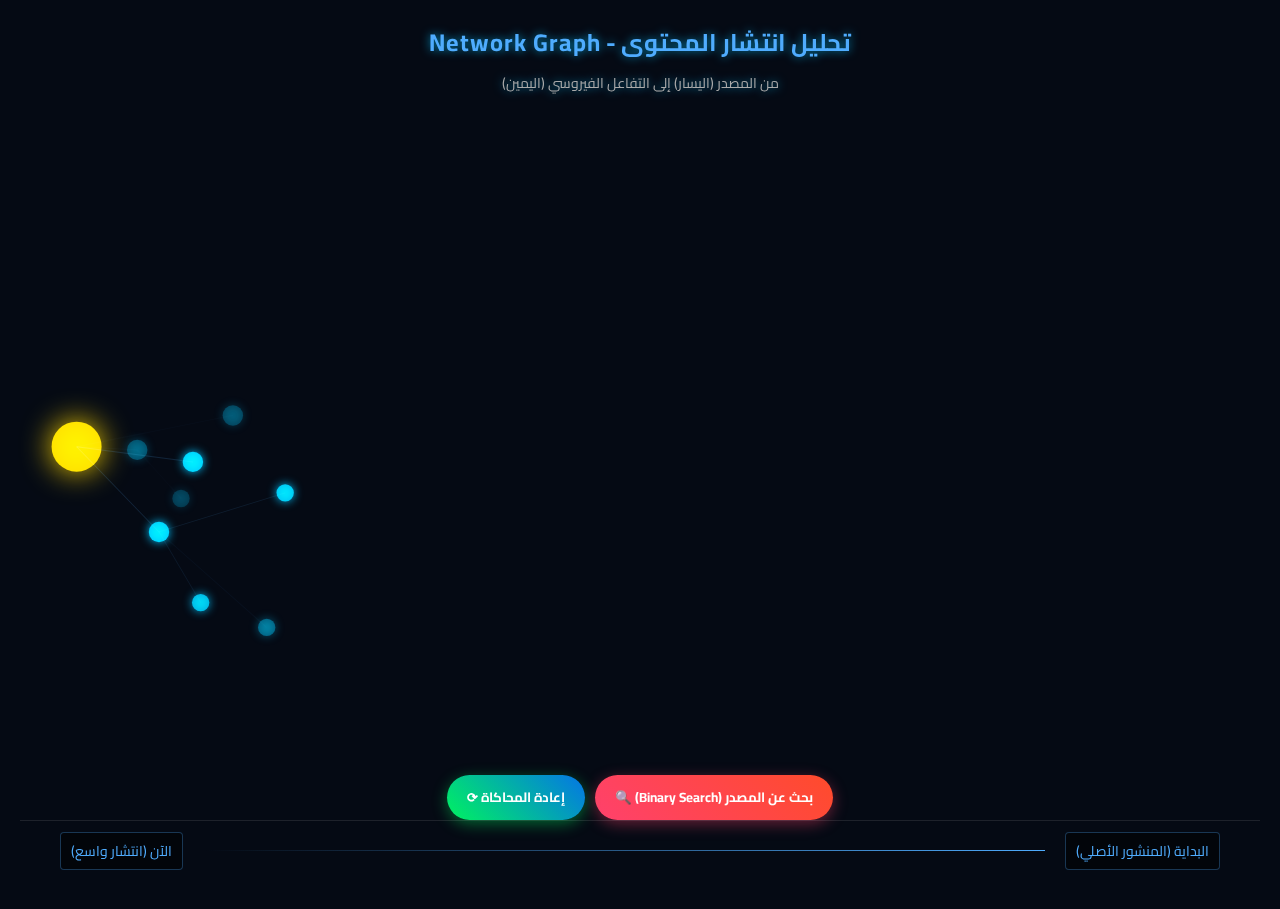
<file: sarmad/graphs/index.html>
<!DOCTYPE html>
<html lang="ar" dir="rtl">

<head>
    <meta charset="UTF-8">
    <meta name="viewport" content="width=device-width, initial-scale=1.0">
    <title>تتبع صدى الانتشار - Viral Spread Visualization</title>
    <style>
        @import url('https://fonts.googleapis.com/css2?family=Cairo:wght@300;400;700&display=swap');

        body {
            margin: 0;
            overflow: hidden;
            background-color: #050a14;
            color: white;
            font-family: 'Cairo', sans-serif;
        }

        #canvas-container {
            position: absolute;
            top: 0;
            left: 0;
            width: 100%;
            height: 100%;
            z-index: 1;
        }

        #ui-layer {
            position: absolute;
            top: 0;
            left: 0;
            width: 100%;
            height: 100%;
            z-index: 2;
            pointer-events: none;
            display: flex;
            flex-direction: column;
            justify-content: space-between;
            padding: 20px;
            box-sizing: border-box;
        }

        .header {
            text-align: center;
            text-shadow: 0 0 10px rgba(0, 195, 255, 0.7);
        }

        .header h1 {
            margin: 0;
            font-size: 24px;
            letter-spacing: 1px;
            color: #4facfe;
        }

        .header p {
            margin: 5px 0 0;
            font-size: 14px;
            color: #aaa;
            transition: color 0.3s ease;
        }

        .timeline-bar {
            position: relative;
            width: 100%;
            height: 60px;
            border-top: 1px solid rgba(255, 255, 255, 0.1);
            display: flex;
            justify-content: space-between;
            align-items: center;
            padding: 0 40px;
            box-sizing: border-box;
        }

        .time-label {
            font-size: 14px;
            color: #4facfe;
            background: rgba(0, 0, 0, 0.5);
            padding: 5px 10px;
            border-radius: 4px;
            border: 1px solid rgba(79, 172, 254, 0.3);
        }

        .controls {
            pointer-events: auto;
            position: absolute;
            bottom: 80px;
            left: 50%;
            transform: translateX(-50%);
            display: flex;
            gap: 10px;
        }

        button {
            border: none;
            padding: 10px 20px;
            color: white;
            border-radius: 25px;
            font-family: 'Cairo', sans-serif;
            cursor: pointer;
            font-weight: bold;
            box-shadow: 0 4px 15px rgba(0, 0, 0, 0.4);
            transition: transform 0.2s, box-shadow 0.2s;
        }

        .btn-reset {
            background: linear-gradient(45deg, #00f260, #0575e6);
            box-shadow: 0 4px 15px rgba(0, 242, 96, 0.4);
        }

        .btn-trace {
            background: linear-gradient(45deg, #ff416c, #ff4b2b);
            box-shadow: 0 4px 15px rgba(255, 65, 108, 0.4);
        }

        button:hover {
            transform: translateX(-50%) scale(1.05);
            filter: brightness(1.2);
        }

        button:active {
            transform: translateX(-50%) scale(0.95);
        }

        #tooltip {
            position: absolute;
            background: rgba(16, 25, 40, 0.95);
            border: 1px solid #4facfe;
            padding: 10px;
            border-radius: 8px;
            display: none;
            pointer-events: none;
            max-width: 250px;
            box-shadow: 0 0 20px rgba(79, 172, 254, 0.2);
            font-size: 12px;
            color: #eee;
            z-index: 10;
        }

        .tweet-header {
            display: flex;
            align-items: center;
            margin-bottom: 5px;
            border-bottom: 1px solid rgba(255, 255, 255, 0.1);
            padding-bottom: 5px;
        }

        .tweet-avatar {
            width: 20px;
            height: 20px;
            background: #4facfe;
            border-radius: 50%;
            margin-left: 8px;
        }

        /* نافذة المعلومات الخاصة بالبحث */
        #search-info {
            position: absolute;
            top: 20%;
            left: 50%;
            transform: translateX(-50%);
            background: rgba(0, 0, 0, 0.8);
            border: 1px solid #ff416c;
            color: white;
            padding: 15px;
            border-radius: 10px;
            display: none;
            text-align: center;
            z-index: 5;
        }

        #search-info h3 {
            margin: 0 0 5px 0;
            color: #ff416c;
            font-size: 16px;
        }

        #search-info span {
            font-size: 20px;
            font-weight: bold;
            color: #fff;
        }
    </style>
</head>

<body>

    <div id="canvas-container">
        <canvas id="networkCanvas"></canvas>
    </div>

    <div id="ui-layer">
        <div class="header">
            <h1>تحليل انتشار المحتوى - Network Graph</h1>
            <p id="status-text">من المصدر (اليسار) إلى التفاعل الفيروسي (اليمين)</p>
        </div>

        <!-- نافذة منبثقة لمعلومات البحث -->
        <div id="search-info">
            <h3>Binary Search Window</h3>
            نطاق البحث الحالي: <span id="search-count">0</span> تغريدة
        </div>

        <div class="controls">
            <button class="btn-trace" onclick="startBinarySearch()">بحث عن المصدر (Binary Search) 🔍</button>
            <button class="btn-reset" onclick="resetSimulation()">إعادة المحاكاة ⟳</button>
        </div>

        <div class="timeline-bar">
            <div class="time-label">البداية (المنشور الأصلي)</div>
            <div
                style="flex-grow: 1; height: 1px; background: linear-gradient(to left, #4facfe, transparent); margin: 0 20px;">
            </div>
            <div class="time-label">الآن (انتشار واسع)</div>
        </div>
    </div>

    <div id="tooltip">
        <div class="tweet-header">
            <div class="tweet-avatar"></div>
            <span id="tooltip-user">User123</span>
        </div>
        <div id="tooltip-text">محتوى التغريدة...</div>
    </div>

    <script>
        const canvas = document.getElementById('networkCanvas');
        const ctx = canvas.getContext('2d');
        const tooltip = document.getElementById('tooltip');
        const statusText = document.getElementById('status-text');
        const searchInfoBox = document.getElementById('search-info');
        const searchCountText = document.getElementById('search-count');

        let width, height;
        let nodes = [];
        let edges = [];
        let animationFrameId;
        let hoveredNode = null;

        // حالة البحث الثنائي (Binary Search State)
        let searchState = {
            active: false,
            minX: 0,
            maxX: 0,        // النافذة الحالية
            currentSplitX: 0, // مكان خط القسمة الحالي
            step: 0,        // 0: Idle, 1: Scan, 2: Reject(Wrong Path), 3: Shrink
            timer: 0,
            probes: []      // الخطوط الحمراء "المسارات الخاطئة"
        };

        const CONFIG = {
            maxNodes: 800,       // قللنا العدد قليلاً بسبب زيادة المسافات
            growSpeed: 2,
            branchChance: 0.12,
            connectionRange: 100,
            colors: {
                root: '#FFD700',
                highLevel: '#00C3FF',
                leaf: '#6e48aa',
                edge: 'rgba(79, 200, 255, 0.4)',
                highlightPath: '#FF4500',
                searchWindow: 'rgba(0, 195, 255, 0.1)',
                searchLine: '#ff416c',
                rejected: 'rgba(255, 65, 108, 0.5)'
            }
        };

        function resizeCanvas() {
            width = window.innerWidth;
            height = window.innerHeight;
            canvas.width = width;
            canvas.height = height;
        }
        window.addEventListener('resize', resizeCanvas);
        resizeCanvas();

        class Node {
            constructor(x, y, level, parent = null) {
                this.x = x;
                this.y = y;
                this.originX = x;
                this.originY = y;
                this.level = level;
                this.parent = parent;

                // تحديد الحجم
                if (level === 0) {
                    this.radius = 25;
                    this.color = CONFIG.colors.root;
                    this.glow = 30;
                } else {
                    this.radius = Math.max(2, 12 * Math.pow(0.85, level));
                    this.color = level < 5 ? CONFIG.colors.highLevel : 'rgba(150, 200, 255, 0.6)';
                    this.glow = level < 3 ? 10 : 0;
                }

                this.opacity = 0;
                this.targetOpacity = 1;
                this.vx = (Math.random() - 0.5) * 0.2;
                this.vy = (Math.random() - 0.5) * 0.2;

                this.isRejected = false; // للعقد التي تم استبعادها أثناء البحث

                this.data = {
                    user: level === 0 ? "المصدر الأصلي" : `مستخدم_${Math.floor(Math.random() * 9000)}`,
                    content: level === 0 ? "بداية القصة والحدث..." : "تفاعل، ريتويت، أو رد..."
                };
            }

            update() {
                if (this.opacity < this.targetOpacity) {
                    this.opacity += 0.05;
                }
                // حركة بسيطة
                this.x += this.vx;
                this.y += this.vy;
                const drift = 5;
                if (this.x > this.originX + drift || this.x < this.originX - drift) this.vx *= -1;
                if (this.y > this.originY + drift || this.y < this.originY - drift) this.vy *= -1;
            }

            draw(ctx) {
                ctx.globalAlpha = this.opacity;
                ctx.beginPath();
                ctx.arc(this.x, this.y, this.radius, 0, Math.PI * 2);

                // إذا تم استبعاد العقدة، نرسمها بلون باهت أو أحمر
                if (this.isRejected) {
                    ctx.fillStyle = '#333'; // لون مطفأ
                    ctx.strokeStyle = '#555';
                    ctx.lineWidth = 1;
                    ctx.stroke();
                } else {
                    if (this.glow > 0) {
                        ctx.shadowBlur = this.glow;
                        ctx.shadowColor = this.color;
                    } else {
                        ctx.shadowBlur = 0;
                    }
                    ctx.fillStyle = this.color;
                    ctx.fill();
                }

                ctx.shadowBlur = 0;
                ctx.lineWidth = 1;
                ctx.globalAlpha = 1;
            }
        }

        function init() {
            nodes = [];
            edges = [];
            searchState.active = false;
            searchInfoBox.style.display = 'none';
            statusText.innerText = "من المصدر (اليسار) إلى التفاعل الفيروسي (اليمين)";
            statusText.style.color = "#aaa";

            // البداية في المنتصف الأيسر
            const rootNode = new Node(80, height / 2, 0);
            nodes.push(rootNode);
        }

        // --- وظيفة البحث الثنائي (Binary Search Algorithm) ---
        function startBinarySearch() {
            if (nodes.length < 20) {
                alert("الرجاء انتظار انتشار الشبكة قليلاً!");
                return;
            }

            searchState.active = true;
            searchState.minX = 0;
            searchState.maxX = width; // نبدأ بالنطاق الكامل
            searchState.step = 1; // Scan Phase
            searchState.timer = 0;
            searchState.probes = [];

            // إعادة تلوين العقد
            nodes.forEach(n => n.isRejected = false);

            searchInfoBox.style.display = 'block';
            statusText.innerText = "جاري تنفيذ خوارزمية Binary Search الزمنية للوصول للمصدر...";
            statusText.style.color = CONFIG.colors.searchLine;
        }

        function growNetwork() {
            // توقف النمو أثناء البحث
            if (searchState.active) return;
            if (nodes.length >= CONFIG.maxNodes) return;

            const activeNodes = nodes.filter(n => n.x < width - 100 && Math.random() < 0.4);

            for (let parent of activeNodes) {
                if (Math.random() < CONFIG.branchChance) {
                    const angleSpread = Math.PI / 1.2;
                    const angle = (Math.random() - 0.5) * angleSpread;

                    // زيادة المسافة هنا (More Spacing)
                    const distance = 50 + Math.random() * 100; // كانت 20+60

                    const newX = parent.x + Math.abs(Math.cos(angle) * distance) + (Math.random() * 20);
                    const newY = parent.y + Math.sin(angle) * distance;

                    if (newY > 40 && newY < height - 40 && newX < width - 40) {
                        const newLevel = parent.level + 1;
                        const newNode = new Node(newX, newY, newLevel, parent);
                        nodes.push(newNode);
                        edges.push({ from: parent, to: newNode, opacity: 0 });
                        if (nodes.length >= CONFIG.maxNodes) break;
                    }
                }
            }
        }

        function updateSearchAnimation() {
            if (!searchState.active) return;

            searchState.timer++;

            // حساب عدد العقد في النطاق النشط (يسار الخط)
            const activeNodesCount = nodes.filter(n => n.x >= searchState.minX && n.x <= searchState.maxX && !n.isRejected).length;
            searchCountText.innerText = activeNodesCount;

            // Phase 1: تحديد نقطة المنتصف (Scan)
            if (searchState.step === 1) {
                // الهدف هو منتصف المسافة الحالية
                const mid = (searchState.minX + searchState.maxX) / 2;
                searchState.currentSplitX = mid; // تحريك الخط للمنتصف

                // عندما يستقر الخط
                if (searchState.timer > 30) {
                    searchState.step = 2; // انتقل لمرحلة "المسارات الخاطئة"
                    searchState.timer = 0;

                    // إنشاء "مجسات" (Probes) للمنطقة اليمنى (التي سيتم استبعادها)
                    // هذه تمثل المسارات التي تفحصها الخوارزمية وتجد أنها "حديثة جداً"
                    searchState.probes = [];
                    const nodesInRejectZone = nodes.filter(n => n.x > mid && n.x <= searchState.maxX && !n.isRejected);

                    // نختار بعض العقد عشوائياً لنظهر "محاولة الوصول لها"
                    const samples = nodesInRejectZone.sort(() => 0.5 - Math.random()).slice(0, 5);

                    samples.forEach(target => {
                        searchState.probes.push({
                            x1: mid, y1: height / 2, // من خط البحث
                            x2: target.x, y2: target.y, // إلى العقدة
                            life: 1.0,
                            targetNode: target
                        });
                    });
                }
            }

            // Phase 2: إظهار المسارات الخاطئة (Wrong Paths / Dead Ends)
            else if (searchState.step === 2) {
                // تقليل عمر الخطوط
                let stillAlive = false;
                searchState.probes.forEach(p => {
                    p.life -= 0.05;
                    if (p.life > 0) stillAlive = true;
                });

                if (searchState.timer > 20) { // بعد وميض الخطوط
                    // استبعاد العقد في النصف الأيمن
                    nodes.forEach(n => {
                        if (n.x > searchState.currentSplitX && n.x <= searchState.maxX) {
                            n.isRejected = true;
                        }
                    });

                    searchState.step = 3;
                    searchState.timer = 0;
                }
            }

            // Phase 3: تقليص النافذة (Shrink Window)
            else if (searchState.step === 3) {
                // تحريك الحد الأقصى إلى نقطة الانقسام
                searchState.maxX = searchState.currentSplitX;

                if (activeNodesCount <= 1 || searchState.maxX < 150) {
                    // وصلنا للنهاية!
                    searchState.active = false;
                    searchInfoBox.style.display = 'none';
                    statusText.innerText = "تم الوصول للمصدر الأصلي (أقدم تغريدة)!";
                    statusText.style.color = "#00f260";

                    // تسليط الضوء على المصدر
                    nodes[0].glow = 100;
                    nodes[0].radius = 50;
                } else {
                    // تكرار الحلقة
                    searchState.step = 1;
                    searchState.timer = 0;
                }
            }
        }

        function drawSearchOverlay(ctx) {
            if (!searchState.active) return;

            const splitX = searchState.currentSplitX;

            // 1. تظليل المنطقة المستبعدة (يمين الخط)
            ctx.fillStyle = 'rgba(0, 0, 0, 0.7)';
            ctx.fillRect(splitX, 0, width - splitX, height);

            // 2. تظليل منطقة البحث النشطة (يسار الخط)
            ctx.fillStyle = CONFIG.colors.searchWindow;
            ctx.fillRect(0, 0, splitX, height);

            // 3. رسم خط المسح (Scan Line)
            ctx.beginPath();
            ctx.moveTo(splitX, 0);
            ctx.lineTo(splitX, height);
            ctx.strokeStyle = CONFIG.colors.searchLine;
            ctx.lineWidth = 2;
            ctx.setLineDash([5, 5]);
            ctx.stroke();
            ctx.setLineDash([]);

            // 4. رسم مجسات المسارات الخاطئة (Probes)
            if (searchState.step === 2) {
                searchState.probes.forEach(p => {
                    if (p.life <= 0) return;

                    ctx.beginPath();
                    ctx.moveTo(p.x1, p.y1);
                    ctx.lineTo(p.x2, p.y2);
                    ctx.strokeStyle = `rgba(255, 65, 108, ${p.life})`;
                    ctx.lineWidth = 2;
                    ctx.stroke();

                    // علامة X صغيرة على العقدة المستهدفة
                    if (p.life > 0.5) {
                        ctx.beginPath();
                        ctx.arc(p.targetNode.x, p.targetNode.y, p.targetNode.radius + 5, 0, Math.PI * 2);
                        ctx.strokeStyle = `rgba(255, 65, 108, ${p.life})`;
                        ctx.stroke();
                    }
                });
            }
        }

        function animate() {
            ctx.clearRect(0, 0, width, height);
            ctx.globalCompositeOperation = 'screen';

            // تحديث منطق البحث
            updateSearchAnimation();

            // 1. رسم الخطوط
            ctx.lineWidth = 0.8;
            edges.forEach(edge => {
                if (edge.opacity < 1) edge.opacity += 0.02;

                // نخفف الخطوط إذا كانت العقد مستبعدة
                if (edge.to.isRejected) {
                    ctx.strokeStyle = 'rgba(50, 50, 50, 0.2)';
                } else {
                    ctx.strokeStyle = `rgba(79, 172, 254, ${edge.opacity * 0.3})`;
                }

                ctx.beginPath();
                ctx.moveTo(edge.from.x, edge.from.y);
                ctx.lineTo(edge.to.x, edge.to.y);
                ctx.stroke();
            });

            // 2. رسم العقد
            growNetwork();

            nodes.forEach(node => {
                node.update();
                node.draw(ctx);
            });

            // 3. رسم طبقة البحث (Search Overlay) فوق كل شيء
            ctx.globalCompositeOperation = 'source-over';
            drawSearchOverlay(ctx);

            // رسم المسار عند التمرير (فقط إذا لم يكن البحث نشطاً)
            if (hoveredNode && !searchState.active) {
                ctx.globalCompositeOperation = 'screen';
                ctx.lineWidth = 2;
                ctx.strokeStyle = CONFIG.colors.highlightPath;
                ctx.shadowBlur = 10;
                ctx.shadowColor = CONFIG.colors.highlightPath;
                let current = hoveredNode;
                ctx.beginPath();
                while (current.parent) {
                    ctx.moveTo(current.x, current.y);
                    ctx.lineTo(current.parent.x, current.parent.y);
                    current = current.parent;
                }
                ctx.stroke();
                ctx.shadowBlur = 0;
            }

            animationFrameId = requestAnimationFrame(animate);
        }

        canvas.addEventListener('mousemove', (e) => {
            const rect = canvas.getBoundingClientRect();
            const mouseX = e.clientX - rect.left;
            const mouseY = e.clientY - rect.top;

            let found = false;
            hoveredNode = null;

            for (let i = nodes.length - 1; i >= 0; i--) {
                const node = nodes[i];
                // لا نتفاعل مع العقد المستبعدة أثناء البحث
                if (searchState.active && node.isRejected) continue;

                const dx = mouseX - node.x;
                const dy = mouseY - node.y;
                const hitRadius = Math.max(node.radius, 10); // زيادة منطقة النقر قليلاً مع التباعد

                if (dx * dx + dy * dy < hitRadius * hitRadius) {
                    canvas.style.cursor = 'pointer';
                    tooltip.style.display = 'block';
                    tooltip.style.left = (e.clientX + 15) + 'px';
                    tooltip.style.top = (e.clientY + 15) + 'px';

                    document.getElementById('tooltip-user').innerText = node.data.user;
                    document.getElementById('tooltip-text').innerText = node.data.content;
                    hoveredNode = node;
                    found = true;
                    break;
                }
            }

            if (!found) {
                canvas.style.cursor = 'default';
                tooltip.style.display = 'none';
                hoveredNode = null;
            }
        });

        function resetSimulation() {
            cancelAnimationFrame(animationFrameId);
            init();
            animate();
        }

        init();
        animate();

    </script>
</body>

</html>
</file>
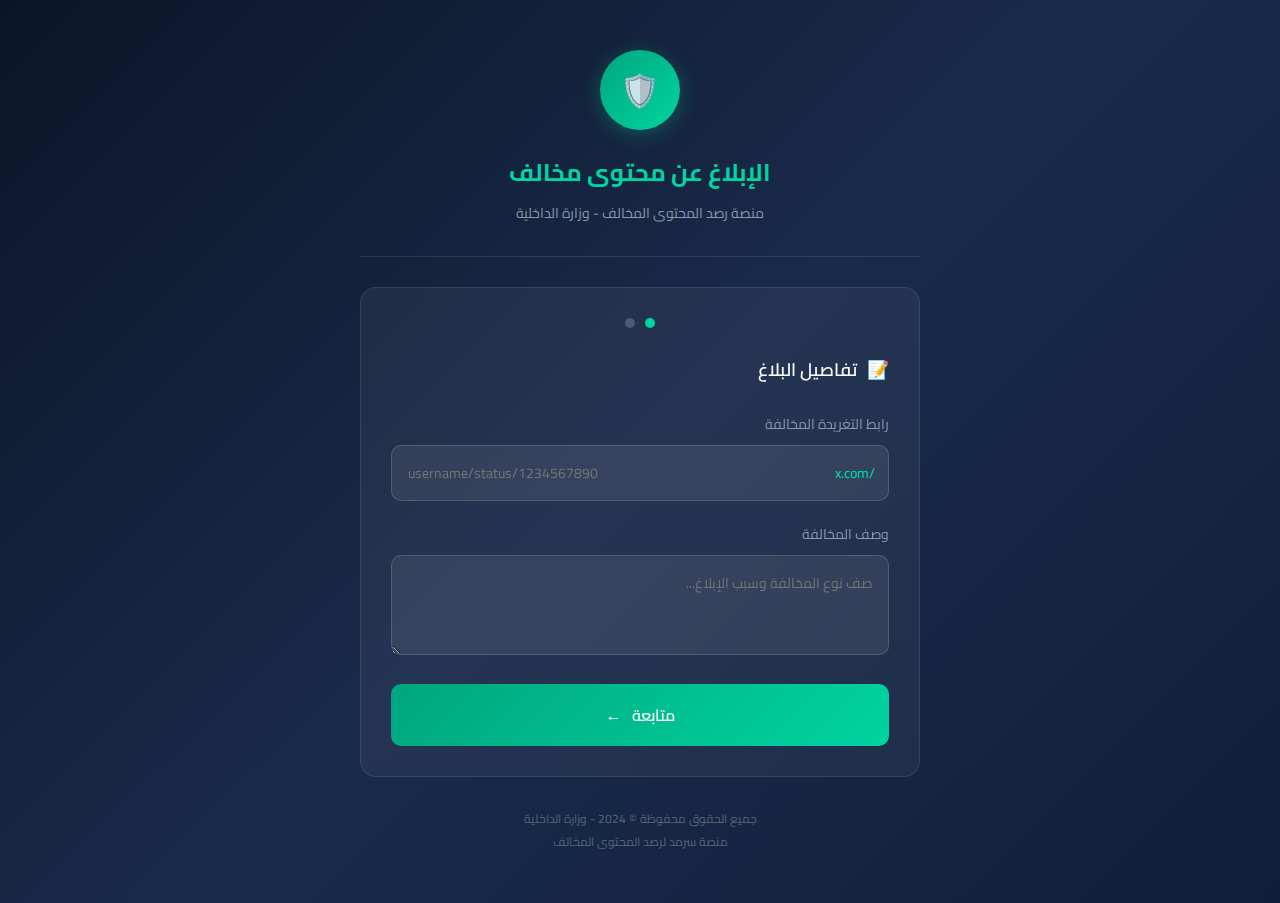
<file: sarmad/reports-portal/index.html>
<!DOCTYPE html>
<html lang="ar" dir="rtl">

<head>
    <meta charset="UTF-8">
    <meta name="viewport" content="width=device-width, initial-scale=1.0">
    <title>الإبلاغ عن محتوى مخالف | وزارة الداخلية</title>
    <link href="https://fonts.googleapis.com/css2?family=Cairo:wght@400;600;700&display=swap" rel="stylesheet">
    <style>
        * {
            margin: 0;
            padding: 0;
            box-sizing: border-box;
        }

        body {
            font-family: 'Cairo', sans-serif;
            background: linear-gradient(135deg, #0a1628 0%, #1a2a4a 50%, #0f1f3a 100%);
            min-height: 100vh;
            color: #fff;
        }

        .container {
            max-width: 600px;
            margin: 0 auto;
            padding: 20px;
        }

        /* Header with Government Logo */
        .header {
            text-align: center;
            padding: 30px 0;
            border-bottom: 1px solid rgba(255, 255, 255, 0.1);
            margin-bottom: 30px;
        }

        .logo-container {
            display: flex;
            justify-content: center;
            align-items: center;
            gap: 20px;
            margin-bottom: 20px;
        }

        .logo {
            width: 80px;
            height: 80px;
            background: linear-gradient(135deg, #00a67e, #00d4a0);
            border-radius: 50%;
            display: flex;
            align-items: center;
            justify-content: center;
            font-size: 32px;
            box-shadow: 0 4px 20px rgba(0, 166, 126, 0.4);
        }

        .header h1 {
            font-size: 24px;
            font-weight: 700;
            color: #00d4a0;
            margin-bottom: 5px;
        }

        .header p {
            color: #8899aa;
            font-size: 14px;
        }

        /* Form Card */
        .form-card {
            background: rgba(255, 255, 255, 0.05);
            border: 1px solid rgba(255, 255, 255, 0.1);
            border-radius: 16px;
            padding: 30px;
            backdrop-filter: blur(10px);
        }

        .form-title {
            font-size: 18px;
            font-weight: 600;
            margin-bottom: 25px;
            color: #fff;
            display: flex;
            align-items: center;
            gap: 10px;
        }

        .form-group {
            margin-bottom: 20px;
        }

        .form-group label {
            display: block;
            margin-bottom: 8px;
            font-size: 14px;
            color: #8899aa;
        }

        .form-group input,
        .form-group textarea {
            width: 100%;
            padding: 14px 16px;
            background: rgba(255, 255, 255, 0.08);
            border: 1px solid rgba(255, 255, 255, 0.15);
            border-radius: 10px;
            color: #fff;
            font-family: 'Cairo', sans-serif;
            font-size: 14px;
            transition: all 0.3s;
        }

        .form-group input:focus,
        .form-group textarea:focus {
            outline: none;
            border-color: #00d4a0;
            background: rgba(0, 212, 160, 0.1);
        }

        .form-group textarea {
            min-height: 100px;
            resize: vertical;
        }

        .url-input-wrapper {
            position: relative;
        }

        .url-prefix {
            position: absolute;
            right: 14px;
            top: 50%;
            transform: translateY(-50%);
            color: #00d4a0;
            font-weight: 600;
            font-size: 14px;
            direction: ltr;
        }

        .url-input-wrapper input {
            padding-right: 80px;
            direction: ltr;
            text-align: left;
        }

        .btn-submit {
            width: 100%;
            padding: 16px;
            background: linear-gradient(135deg, #00a67e, #00d4a0);
            border: none;
            border-radius: 10px;
            color: #fff;
            font-family: 'Cairo', sans-serif;
            font-size: 16px;
            font-weight: 600;
            cursor: pointer;
            transition: all 0.3s;
            display: flex;
            align-items: center;
            justify-content: center;
            gap: 10px;
        }

        .btn-submit:hover {
            transform: translateY(-2px);
            box-shadow: 0 8px 25px rgba(0, 166, 126, 0.4);
        }

        .btn-submit:disabled {
            opacity: 0.6;
            cursor: not-allowed;
            transform: none;
        }

        /* Step 2: Reporter Info (Hidden by default) */
        .step-2 {
            display: none;
        }

        .step-2.active {
            display: block;
        }

        .step-indicator {
            display: flex;
            justify-content: center;
            gap: 10px;
            margin-bottom: 25px;
        }

        .step-dot {
            width: 10px;
            height: 10px;
            border-radius: 50%;
            background: rgba(255, 255, 255, 0.2);
        }

        .step-dot.active {
            background: #00d4a0;
        }

        .optional-badge {
            background: rgba(255, 255, 255, 0.1);
            font-size: 11px;
            padding: 2px 8px;
            border-radius: 10px;
            margin-right: 8px;
        }

        .back-btn {
            background: transparent;
            border: 1px solid rgba(255, 255, 255, 0.2);
            color: #8899aa;
            margin-top: 10px;
        }

        .back-btn:hover {
            background: rgba(255, 255, 255, 0.05);
            box-shadow: none;
            transform: none;
        }

        /* Footer */
        .footer {
            text-align: center;
            padding: 30px 0;
            color: #556677;
            font-size: 12px;
        }

        /* Loading spinner */
        .spinner {
            width: 20px;
            height: 20px;
            border: 2px solid rgba(255, 255, 255, 0.3);
            border-top-color: #fff;
            border-radius: 50%;
            animation: spin 0.8s linear infinite;
        }

        @keyframes spin {
            to {
                transform: rotate(360deg);
            }
        }

        /* Error message */
        .error-msg {
            background: rgba(255, 65, 65, 0.1);
            border: 1px solid rgba(255, 65, 65, 0.3);
            color: #ff6b6b;
            padding: 12px;
            border-radius: 8px;
            margin-bottom: 20px;
            font-size: 14px;
            display: none;
        }

        .error-msg.show {
            display: block;
        }
    </style>
</head>

<body>
    <div class="container">
        <!-- Header -->
        <header class="header">
            <div class="logo-container">
                <div class="logo">🛡️</div>
            </div>
            <h1>الإبلاغ عن محتوى مخالف</h1>
            <p>منصة رصد المحتوى المخالف - وزارة الداخلية</p>
        </header>

        <!-- Form Card -->
        <div class="form-card">
            <!-- Error Message -->
            <div class="error-msg" id="errorMsg"></div>

            <!-- Step 1: Report Details -->
            <form id="step1Form" class="step-1">
                <div class="step-indicator">
                    <div class="step-dot active"></div>
                    <div class="step-dot"></div>
                </div>

                <h2 class="form-title">
                    <span>📝</span>
                    تفاصيل البلاغ
                </h2>

                <div class="form-group">
                    <label>رابط التغريدة المخالفة</label>
                    <div class="url-input-wrapper">
                        <span class="url-prefix">x.com/</span>
                        <input type="text" id="tweetUrl" placeholder="username/status/1234567890" required>
                    </div>
                </div>

                <div class="form-group">
                    <label>وصف المخالفة</label>
                    <textarea id="description" placeholder="صف نوع المخالفة وسبب الإبلاغ..." required></textarea>
                </div>

                <button type="submit" class="btn-submit">
                    متابعة
                    <span>←</span>
                </button>
            </form>

            <!-- Step 2: Reporter Info -->
            <form id="step2Form" class="step-2">
                <div class="step-indicator">
                    <div class="step-dot active"></div>
                    <div class="step-dot active"></div>
                </div>

                <h2 class="form-title">
                    <span>👤</span>
                    بيانات المُبلّغ
                </h2>

                <div class="form-group">
                    <label>الاسم الكامل</label>
                    <input type="text" id="reporterName" placeholder="أدخل اسمك الكامل" required>
                </div>

                <div class="form-group">
                    <label>رقم الجوال</label>
                    <input type="tel" id="reporterPhone" placeholder="05xxxxxxxx" pattern="05[0-9]{8}" required
                        dir="ltr">
                </div>

                <div class="form-group">
                    <label>
                        رقم الهوية
                        <span class="optional-badge">اختياري</span>
                    </label>
                    <input type="text" id="reporterId" placeholder="رقم الهوية الوطنية" dir="ltr">
                </div>

                <button type="submit" class="btn-submit" id="submitBtn">
                    <span id="submitText">تسليم البلاغ</span>
                    <div class="spinner" id="submitSpinner" style="display:none;"></div>
                </button>

                <button type="button" class="btn-submit back-btn" onclick="goToStep1()">
                    الرجوع للخلف
                </button>
            </form>
        </div>

        <!-- Footer -->
        <footer class="footer">
            <p>جميع الحقوق محفوظة © 2024 - وزارة الداخلية</p>
            <p>منصة سرمد لرصد المحتوى المخالف</p>
        </footer>
    </div>

    <script>
        const API_BASE = 'http://localhost:8000';

        let reportData = {};

        // Step 1 Form Submit
        document.getElementById('step1Form').addEventListener('submit', function (e) {
            e.preventDefault();

            const urlInput = document.getElementById('tweetUrl').value.trim();
            const description = document.getElementById('description').value.trim();

            // Validate URL format
            if (!urlInput.includes('/status/')) {
                showError('الرجاء إدخال رابط تغريدة صحيح');
                return;
            }

            // Store data
            reportData.tweet_url = 'https://x.com/' + urlInput.replace(/^https?:\/\/(x\.com|twitter\.com)\//, '');
            reportData.description = description;

            // Go to step 2
            document.querySelector('.step-1').style.display = 'none';
            document.querySelector('.step-2').classList.add('active');
            hideError();
        });

        // Step 2 Form Submit
        document.getElementById('step2Form').addEventListener('submit', async function (e) {
            e.preventDefault();

            const name = document.getElementById('reporterName').value.trim();
            const phone = document.getElementById('reporterPhone').value.trim();
            const id = document.getElementById('reporterId').value.trim();

            // Validate phone
            if (!/^05\d{8}$/.test(phone)) {
                showError('الرجاء إدخال رقم جوال صحيح');
                return;
            }

            reportData.reporter_name = name;
            reportData.reporter_phone = phone;
            reportData.reporter_id = id || null;

            // Show loading
            document.getElementById('submitText').style.display = 'none';
            document.getElementById('submitSpinner').style.display = 'block';
            document.getElementById('submitBtn').disabled = true;

            try {
                const response = await fetch(`${API_BASE}/api/reports`, {
                    method: 'POST',
                    headers: {
                        'Content-Type': 'application/json'
                    },
                    body: JSON.stringify(reportData)
                });

                if (response.ok) {
                    const result = await response.json();
                    // Redirect to success page
                    window.location.href = `success.html?id=${result.id}`;
                } else {
                    const error = await response.json();
                    showError(error.detail || 'حدث خطأ أثناء تسليم البلاغ');
                }
            } catch (error) {
                console.error('Error:', error);
                showError('تعذر الاتصال بالخادم. تأكد من تشغيل الخدمة.');
            } finally {
                document.getElementById('submitText').style.display = 'inline';
                document.getElementById('submitSpinner').style.display = 'none';
                document.getElementById('submitBtn').disabled = false;
            }
        });

        function goToStep1() {
            document.querySelector('.step-2').classList.remove('active');
            document.querySelector('.step-1').style.display = 'block';
        }

        function showError(msg) {
            const el = document.getElementById('errorMsg');
            el.textContent = msg;
            el.classList.add('show');
        }

        function hideError() {
            document.getElementById('errorMsg').classList.remove('show');
        }
    </script>
</body>

</html>
</file>
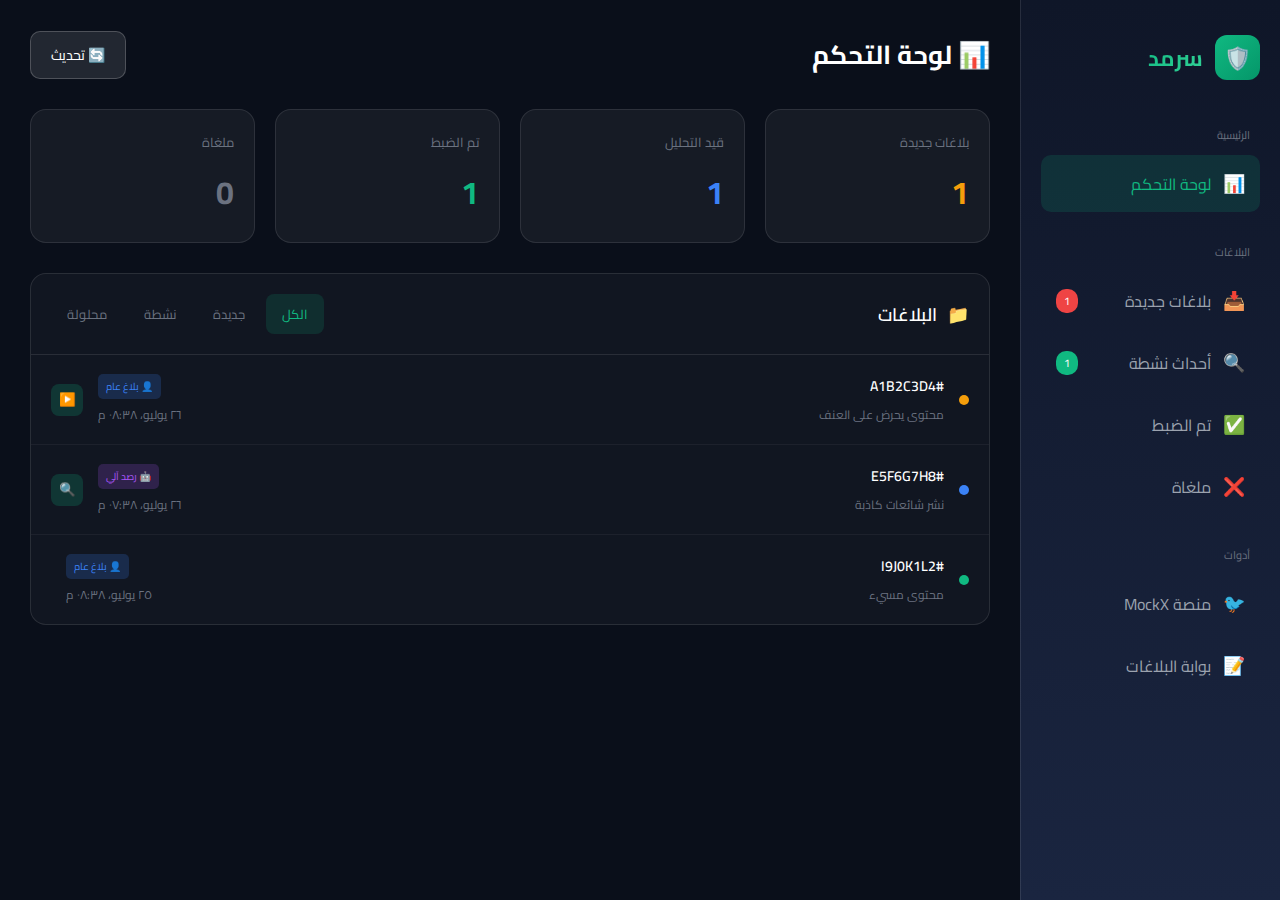
<file: sarmad/sarmad-dashboard/index.html>
<!DOCTYPE html>
<html lang="ar" dir="rtl">

<head>
    <meta charset="UTF-8">
    <meta name="viewport" content="width=device-width, initial-scale=1.0">
    <title>لوحة تحكم سرمد | إدارة البلاغات</title>
    <link href="https://fonts.googleapis.com/css2?family=Cairo:wght@400;600;700&display=swap" rel="stylesheet">
    <style>
        * {
            margin: 0;
            padding: 0;
            box-sizing: border-box;
        }

        body {
            font-family: 'Cairo', sans-serif;
            background: #0a0f1a;
            min-height: 100vh;
            color: #fff;
        }

        /* Layout */
        .app {
            display: flex;
            min-height: 100vh;
        }

        /* Sidebar */
        .sidebar {
            width: 260px;
            background: linear-gradient(180deg, #0f1628 0%, #1a2540 100%);
            border-left: 1px solid rgba(255, 255, 255, 0.1);
            padding: 20px;
            display: flex;
            flex-direction: column;
        }

        .logo {
            display: flex;
            align-items: center;
            gap: 12px;
            padding: 15px 0;
            margin-bottom: 30px;
        }

        .logo-icon {
            width: 45px;
            height: 45px;
            background: linear-gradient(135deg, #10b981, #059669);
            border-radius: 12px;
            display: flex;
            align-items: center;
            justify-content: center;
            font-size: 22px;
        }

        .logo-text {
            font-size: 22px;
            font-weight: 700;
            background: linear-gradient(135deg, #10b981, #34d399);
            -webkit-background-clip: text;
            -webkit-text-fill-color: transparent;
        }

        .nav-section {
            margin-bottom: 25px;
        }

        .nav-title {
            font-size: 11px;
            color: #6b7280;
            text-transform: uppercase;
            letter-spacing: 1px;
            margin-bottom: 10px;
            padding: 0 10px;
        }

        .nav-item {
            display: flex;
            align-items: center;
            gap: 12px;
            padding: 12px 15px;
            border-radius: 10px;
            color: #9ca3af;
            cursor: pointer;
            transition: all 0.2s;
            margin-bottom: 5px;
        }

        .nav-item:hover {
            background: rgba(255, 255, 255, 0.05);
            color: #fff;
        }

        .nav-item.active {
            background: rgba(16, 185, 129, 0.15);
            color: #10b981;
        }

        .nav-item .icon {
            font-size: 18px;
        }

        .nav-item .badge {
            margin-right: auto;
            background: #ef4444;
            color: #fff;
            font-size: 11px;
            padding: 2px 8px;
            border-radius: 10px;
        }

        .nav-item .badge.success {
            background: #10b981;
        }

        /* Main Content */
        .main {
            flex: 1;
            padding: 30px;
            overflow-y: auto;
        }

        .header {
            display: flex;
            justify-content: space-between;
            align-items: center;
            margin-bottom: 30px;
        }

        .header h1 {
            font-size: 26px;
            font-weight: 700;
        }

        .header-actions {
            display: flex;
            gap: 10px;
        }

        .btn {
            padding: 10px 20px;
            border-radius: 10px;
            border: none;
            font-family: 'Cairo', sans-serif;
            font-size: 14px;
            cursor: pointer;
            display: flex;
            align-items: center;
            gap: 8px;
            transition: all 0.2s;
        }

        .btn-primary {
            background: linear-gradient(135deg, #10b981, #059669);
            color: #fff;
        }

        .btn-primary:hover {
            transform: translateY(-2px);
            box-shadow: 0 4px 15px rgba(16, 185, 129, 0.4);
        }

        .btn-secondary {
            background: rgba(255, 255, 255, 0.1);
            color: #fff;
            border: 1px solid rgba(255, 255, 255, 0.2);
        }

        /* Stats Cards */
        .stats-grid {
            display: grid;
            grid-template-columns: repeat(auto-fit, minmax(200px, 1fr));
            gap: 20px;
            margin-bottom: 30px;
        }

        .stat-card {
            background: rgba(255, 255, 255, 0.05);
            border: 1px solid rgba(255, 255, 255, 0.1);
            border-radius: 16px;
            padding: 20px;
        }

        .stat-card .label {
            font-size: 13px;
            color: #6b7280;
            margin-bottom: 8px;
        }

        .stat-card .value {
            font-size: 32px;
            font-weight: 700;
        }

        .stat-card.pending .value {
            color: #f59e0b;
        }

        .stat-card.active .value {
            color: #3b82f6;
        }

        .stat-card.resolved .value {
            color: #10b981;
        }

        .stat-card.cancelled .value {
            color: #6b7280;
        }

        /* Reports Table */
        .reports-section {
            background: rgba(255, 255, 255, 0.03);
            border: 1px solid rgba(255, 255, 255, 0.1);
            border-radius: 16px;
            overflow: hidden;
        }

        .section-header {
            display: flex;
            justify-content: space-between;
            align-items: center;
            padding: 20px;
            border-bottom: 1px solid rgba(255, 255, 255, 0.1);
        }

        .section-title {
            font-size: 18px;
            font-weight: 600;
            display: flex;
            align-items: center;
            gap: 10px;
        }

        .tabs {
            display: flex;
            gap: 5px;
        }

        .tab {
            padding: 8px 16px;
            border-radius: 8px;
            font-size: 13px;
            cursor: pointer;
            color: #6b7280;
            transition: all 0.2s;
        }

        .tab:hover {
            background: rgba(255, 255, 255, 0.05);
        }

        .tab.active {
            background: rgba(16, 185, 129, 0.15);
            color: #10b981;
        }

        .reports-list {
            max-height: 500px;
            overflow-y: auto;
        }

        .report-item {
            display: flex;
            align-items: center;
            padding: 18px 20px;
            border-bottom: 1px solid rgba(255, 255, 255, 0.05);
            cursor: pointer;
            transition: all 0.2s;
        }

        .report-item:hover {
            background: rgba(255, 255, 255, 0.03);
        }

        .report-item:last-child {
            border-bottom: none;
        }

        .report-status {
            width: 10px;
            height: 10px;
            border-radius: 50%;
            margin-left: 15px;
        }

        .report-status.pending {
            background: #f59e0b;
        }

        .report-status.active {
            background: #3b82f6;
            animation: pulse 2s infinite;
        }

        .report-status.resolved {
            background: #10b981;
        }

        .report-status.cancelled {
            background: #6b7280;
        }

        @keyframes pulse {

            0%,
            100% {
                opacity: 1;
            }

            50% {
                opacity: 0.5;
            }
        }

        .report-info {
            flex: 1;
        }

        .report-id {
            font-weight: 600;
            font-size: 14px;
            margin-bottom: 4px;
        }

        .report-desc {
            font-size: 12px;
            color: #6b7280;
            white-space: nowrap;
            overflow: hidden;
            text-overflow: ellipsis;
            max-width: 300px;
        }

        .report-meta {
            text-align: left;
            font-size: 12px;
            color: #6b7280;
        }

        .report-source {
            display: inline-block;
            padding: 3px 8px;
            border-radius: 5px;
            font-size: 10px;
            margin-bottom: 4px;
        }

        .report-source.public {
            background: rgba(59, 130, 246, 0.2);
            color: #3b82f6;
        }

        .report-source.auto {
            background: rgba(168, 85, 247, 0.2);
            color: #a855f7;
        }

        .report-actions {
            display: flex;
            gap: 8px;
            margin-right: 15px;
        }

        .action-btn {
            width: 32px;
            height: 32px;
            border-radius: 8px;
            background: rgba(255, 255, 255, 0.1);
            border: none;
            color: #9ca3af;
            cursor: pointer;
            display: flex;
            align-items: center;
            justify-content: center;
            transition: all 0.2s;
        }

        .action-btn:hover {
            background: rgba(255, 255, 255, 0.15);
            color: #fff;
        }

        .action-btn.analyze {
            background: rgba(16, 185, 129, 0.2);
            color: #10b981;
        }

        /* Empty State */
        .empty-state {
            text-align: center;
            padding: 60px 20px;
            color: #6b7280;
        }

        .empty-state .icon {
            font-size: 48px;
            margin-bottom: 15px;
            opacity: 0.5;
        }

        /* Loading */
        .loading {
            text-align: center;
            padding: 40px;
            color: #6b7280;
        }

        .spinner {
            width: 30px;
            height: 30px;
            border: 3px solid rgba(255, 255, 255, 0.1);
            border-top-color: #10b981;
            border-radius: 50%;
            animation: spin 1s linear infinite;
            margin: 0 auto 15px;
        }

        @keyframes spin {
            to {
                transform: rotate(360deg);
            }
        }
    </style>
</head>

<body>
    <div class="app">
        <!-- Sidebar -->
        <aside class="sidebar">
            <div class="logo">
                <div class="logo-icon">🛡️</div>
                <span class="logo-text">سرمد</span>
            </div>

            <nav class="nav-section">
                <div class="nav-title">الرئيسية</div>
                <div class="nav-item active" onclick="showSection('dashboard')">
                    <span class="icon">📊</span>
                    لوحة التحكم
                </div>
            </nav>

            <nav class="nav-section">
                <div class="nav-title">البلاغات</div>
                <div class="nav-item" onclick="showSection('pending')">
                    <span class="icon">📥</span>
                    بلاغات جديدة
                    <span class="badge" id="pendingBadge">0</span>
                </div>
                <div class="nav-item" onclick="showSection('active')">
                    <span class="icon">🔍</span>
                    أحداث نشطة
                    <span class="badge success" id="activeBadge">0</span>
                </div>
                <div class="nav-item" onclick="showSection('resolved')">
                    <span class="icon">✅</span>
                    تم الضبط
                </div>
                <div class="nav-item" onclick="showSection('cancelled')">
                    <span class="icon">❌</span>
                    ملغاة
                </div>
            </nav>

            <nav class="nav-section">
                <div class="nav-title">أدوات</div>
                <div class="nav-item" onclick="window.open('http://localhost:8001', '_blank')">
                    <span class="icon">🐦</span>
                    منصة MockX
                </div>
                <div class="nav-item" onclick="window.open('../reports-portal/index.html', '_blank')">
                    <span class="icon">📝</span>
                    بوابة البلاغات
                </div>
            </nav>
        </aside>

        <!-- Main Content -->
        <main class="main">
            <div class="header">
                <h1>📊 لوحة التحكم</h1>
                <div class="header-actions">
                    <button class="btn btn-secondary" onclick="loadReports()">
                        🔄 تحديث
                    </button>
                </div>
            </div>

            <!-- Stats -->
            <div class="stats-grid">
                <div class="stat-card pending">
                    <div class="label">بلاغات جديدة</div>
                    <div class="value" id="statPending">0</div>
                </div>
                <div class="stat-card active">
                    <div class="label">قيد التحليل</div>
                    <div class="value" id="statActive">0</div>
                </div>
                <div class="stat-card resolved">
                    <div class="label">تم الضبط</div>
                    <div class="value" id="statResolved">0</div>
                </div>
                <div class="stat-card cancelled">
                    <div class="label">ملغاة</div>
                    <div class="value" id="statCancelled">0</div>
                </div>
            </div>

            <!-- Reports Section -->
            <div class="reports-section">
                <div class="section-header">
                    <h2 class="section-title">
                        <span>📁</span>
                        البلاغات
                    </h2>
                    <div class="tabs">
                        <div class="tab active" data-filter="all">الكل</div>
                        <div class="tab" data-filter="pending">جديدة</div>
                        <div class="tab" data-filter="active">نشطة</div>
                        <div class="tab" data-filter="resolved">محلولة</div>
                    </div>
                </div>

                <div class="reports-list" id="reportsList">
                    <div class="loading">
                        <div class="spinner"></div>
                        جاري تحميل البلاغات...
                    </div>
                </div>
            </div>
        </main>
    </div>

    <script>
        const API_BASE = 'http://localhost:8000';
        let currentFilter = 'all';
        let allReports = [];

        // Load reports on page load
        document.addEventListener('DOMContentLoaded', loadReports);

        // Tab switching
        document.querySelectorAll('.tab').forEach(tab => {
            tab.addEventListener('click', () => {
                document.querySelectorAll('.tab').forEach(t => t.classList.remove('active'));
                tab.classList.add('active');
                currentFilter = tab.dataset.filter;
                renderReports();
            });
        });

        async function loadReports() {
            const listEl = document.getElementById('reportsList');
            listEl.innerHTML = `
                <div class="loading">
                    <div class="spinner"></div>
                    جاري تحميل البلاغات...
                </div>
            `;

            try {
                const response = await fetch(`${API_BASE}/api/reports`);
                if (response.ok) {
                    const data = await response.json();
                    allReports = data.reports || [];
                    updateStats(data.stats || {});
                    renderReports();
                } else {
                    showError('فشل تحميل البلاغات');
                }
            } catch (error) {
                console.error('Error:', error);
                // Show demo data if API is not available
                showDemoData();
            }
        }

        function updateStats(stats) {
            document.getElementById('statPending').textContent = stats.pending || 0;
            document.getElementById('statActive').textContent = stats.active || 0;
            document.getElementById('statResolved').textContent = stats.resolved || 0;
            document.getElementById('statCancelled').textContent = stats.cancelled || 0;

            document.getElementById('pendingBadge').textContent = stats.pending || 0;
            document.getElementById('activeBadge').textContent = stats.active || 0;
        }

        function renderReports() {
            const listEl = document.getElementById('reportsList');

            let filtered = allReports;
            if (currentFilter !== 'all') {
                filtered = allReports.filter(r => r.status === currentFilter);
            }

            if (filtered.length === 0) {
                listEl.innerHTML = `
                    <div class="empty-state">
                        <div class="icon">📭</div>
                        <p>لا توجد بلاغات</p>
                    </div>
                `;
                return;
            }

            listEl.innerHTML = filtered.map(report => `
                <div class="report-item" onclick="openReport('${report.id}')">
                    <div class="report-status ${report.status}"></div>
                    <div class="report-info">
                        <div class="report-id">#${report.id}</div>
                        <div class="report-desc">${report.description || 'بدون وصف'}</div>
                    </div>
                    <div class="report-meta">
                        <div class="report-source ${report.source === 'public' ? 'public' : 'auto'}">
                            ${report.source === 'public' ? '👤 بلاغ عام' : '🤖 رصد آلي'}
                        </div>
                        <div>${formatDate(report.created_at)}</div>
                    </div>
                    <div class="report-actions">
                        ${report.status === 'pending' ? `
                            <button class="action-btn analyze" onclick="event.stopPropagation(); activateReport('${report.id}')" title="بدء التحليل">
                                ▶️
                            </button>
                        ` : ''}
                        ${report.status === 'active' ? `
                            <button class="action-btn analyze" onclick="event.stopPropagation(); openAnalysis('${report.id}')" title="فتح التحليل">
                                🔍
                            </button>
                        ` : ''}
                    </div>
                </div>
            `).join('');
        }

        function formatDate(isoString) {
            if (!isoString) return '';
            const date = new Date(isoString);
            return date.toLocaleDateString('ar-SA', {
                month: 'short',
                day: 'numeric',
                hour: '2-digit',
                minute: '2-digit'
            });
        }

        async function activateReport(id) {
            try {
                const response = await fetch(`${API_BASE}/api/reports/${id}/activate`, {
                    method: 'POST'
                });
                if (response.ok) {
                    loadReports();
                }
            } catch (error) {
                console.error('Error:', error);
            }
        }

        function openReport(id) {
            const report = allReports.find(r => r.id === id);
            if (report && report.status === 'active') {
                openAnalysis(id);
            } else {
                alert(`تفاصيل البلاغ: ${id}`);
            }
        }

        function openAnalysis(id) {
            window.location.href = `analysis.html?id=${id}`;
        }

        function showSection(section) {
            // Update nav items
            document.querySelectorAll('.nav-item').forEach(item => {
                item.classList.remove('active');
            });
            event.target.closest('.nav-item').classList.add('active');

            // Filter based on section
            if (section === 'dashboard') {
                currentFilter = 'all';
            } else {
                currentFilter = section;
            }

            // Update tabs
            document.querySelectorAll('.tab').forEach(tab => {
                tab.classList.toggle('active', tab.dataset.filter === currentFilter ||
                    (currentFilter === 'all' && tab.dataset.filter === 'all'));
            });

            renderReports();
        }

        function showError(msg) {
            const listEl = document.getElementById('reportsList');
            listEl.innerHTML = `
                <div class="empty-state">
                    <div class="icon">⚠️</div>
                    <p>${msg}</p>
                </div>
            `;
        }

        function showDemoData() {
            // Demo data when API is not available
            allReports = [
                {
                    id: 'A1B2C3D4',
                    tweet_url: 'https://x.com/user1/status/123',
                    description: 'محتوى يحرض على العنف',
                    status: 'pending',
                    source: 'public',
                    created_at: new Date().toISOString()
                },
                {
                    id: 'E5F6G7H8',
                    tweet_url: 'https://x.com/user2/status/456',
                    description: 'نشر شائعات كاذبة',
                    status: 'active',
                    source: 'auto_monitor',
                    created_at: new Date(Date.now() - 3600000).toISOString()
                },
                {
                    id: 'I9J0K1L2',
                    tweet_url: 'https://x.com/user3/status/789',
                    description: 'محتوى مسيء',
                    status: 'resolved',
                    source: 'public',
                    created_at: new Date(Date.now() - 86400000).toISOString()
                }
            ];

            updateStats({
                pending: 1,
                active: 1,
                resolved: 1,
                cancelled: 0
            });

            renderReports();
        }
    </script>
</body>

</html>
</file>
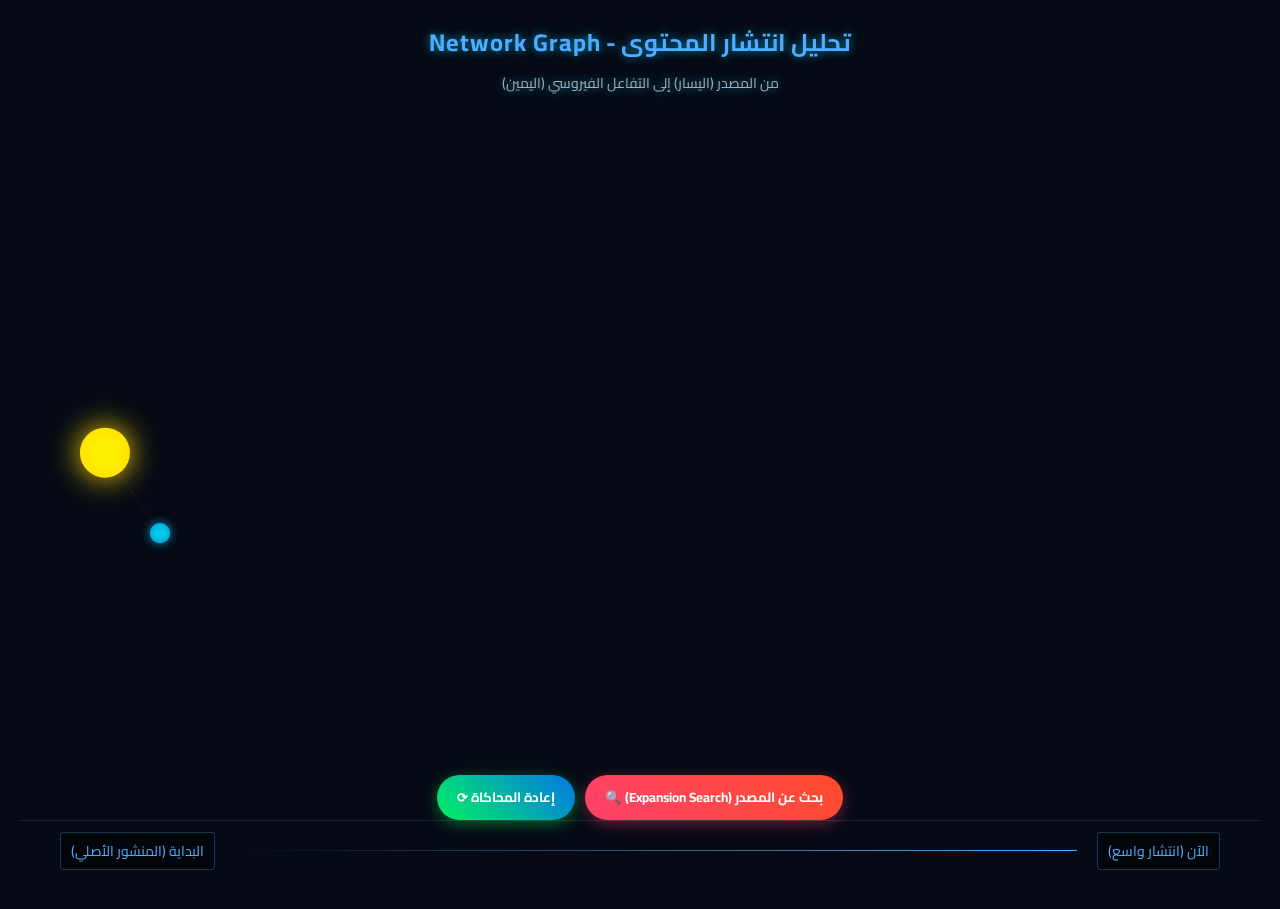
<file: sarmad/graphs/index2.html>
<!DOCTYPE html>
<html lang="ar" dir="rtl">

<head>
    <meta charset="UTF-8">
    <meta name="viewport" content="width=device-width, initial-scale=1.0">
    <title>تتبع صدى الانتشار - Viral Spread Visualization</title>
    <style>
        @import url('https://fonts.googleapis.com/css2?family=Cairo:wght@300;400;700&display=swap');

        body {
            margin: 0;
            overflow: hidden;
            background-color: #050a14;
            color: white;
            font-family: 'Cairo', sans-serif;
        }

        #canvas-container {
            position: absolute;
            top: 0;
            left: 0;
            width: 100%;
            height: 100%;
            z-index: 1;
        }

        #ui-layer {
            position: absolute;
            top: 0;
            left: 0;
            width: 100%;
            height: 100%;
            z-index: 2;
            pointer-events: none;
            display: flex;
            flex-direction: column;
            justify-content: space-between;
            padding: 20px;
            box-sizing: border-box;
        }

        .header {
            text-align: center;
            text-shadow: 0 0 10px rgba(0, 195, 255, 0.7);
        }

        .header h1 {
            margin: 0;
            font-size: 24px;
            letter-spacing: 1px;
            color: #4facfe;
        }

        .header p {
            margin: 5px 0 0;
            font-size: 14px;
            color: #aaa;
            transition: color 0.3s ease;
        }

        .timeline-bar {
            position: relative;
            width: 100%;
            height: 60px;
            border-top: 1px solid rgba(255, 255, 255, 0.1);
            display: flex;
            justify-content: space-between;
            align-items: center;
            padding: 0 40px;
            box-sizing: border-box;
        }

        .time-label {
            font-size: 14px;
            color: #4facfe;
            background: rgba(0, 0, 0, 0.5);
            padding: 5px 10px;
            border-radius: 4px;
            border: 1px solid rgba(79, 172, 254, 0.3);
        }

        .controls {
            pointer-events: auto;
            position: absolute;
            bottom: 80px;
            left: 50%;
            transform: translateX(-50%);
            display: flex;
            gap: 10px;
        }

        button {
            border: none;
            padding: 10px 20px;
            color: white;
            border-radius: 25px;
            font-family: 'Cairo', sans-serif;
            cursor: pointer;
            font-weight: bold;
            box-shadow: 0 4px 15px rgba(0, 0, 0, 0.4);
            transition: transform 0.2s, box-shadow 0.2s;
        }

        .btn-reset {
            background: linear-gradient(45deg, #00f260, #0575e6);
            box-shadow: 0 4px 15px rgba(0, 242, 96, 0.4);
        }

        .btn-trace {
            background: linear-gradient(45deg, #ff416c, #ff4b2b);
            box-shadow: 0 4px 15px rgba(255, 65, 108, 0.4);
        }

        button:hover {
            transform: translateX(-50%) scale(1.05);
            filter: brightness(1.2);
        }

        button:active {
            transform: translateX(-50%) scale(0.95);
        }

        #tooltip {
            position: absolute;
            background: rgba(16, 25, 40, 0.95);
            border: 1px solid #4facfe;
            padding: 10px;
            border-radius: 8px;
            display: none;
            pointer-events: none;
            max-width: 250px;
            box-shadow: 0 0 20px rgba(79, 172, 254, 0.2);
            font-size: 12px;
            color: #eee;
            z-index: 10;
        }

        .tweet-header {
            display: flex;
            align-items: center;
            margin-bottom: 5px;
            border-bottom: 1px solid rgba(255, 255, 255, 0.1);
            padding-bottom: 5px;
        }

        .tweet-avatar {
            width: 20px;
            height: 20px;
            background: #4facfe;
            border-radius: 50%;
            margin-left: 8px;
        }

        /* نافذة المعلومات الخاصة بالبحث */
        #search-info {
            position: absolute;
            top: 15%;
            left: 50%;
            transform: translateX(-50%);
            background: rgba(0, 0, 0, 0.85);
            border: 1px solid #ff416c;
            color: white;
            padding: 15px;
            border-radius: 10px;
            display: none;
            text-align: center;
            z-index: 5;
            min-width: 250px;
        }

        #search-info h3 {
            margin: 0 0 10px 0;
            color: #ff416c;
            font-size: 16px;
        }

        .stat-row {
            display: flex;
            justify-content: space-between;
            margin-bottom: 5px;
            font-size: 14px;
        }

        .stat-val {
            font-weight: bold;
            color: #4facfe;
        }
    </style>
</head>

<body>

    <div id="canvas-container">
        <canvas id="networkCanvas"></canvas>
    </div>

    <div id="ui-layer">
        <div class="header">
            <h1>تحليل انتشار المحتوى - Network Graph</h1>
            <p id="status-text">من المصدر (اليسار) إلى التفاعل الفيروسي (اليمين)</p>
        </div>

        <div id="search-info">
            <h3>Algorithm Status</h3>
            <div class="stat-row">
                <span>المرحلة:</span>
                <span id="algo-phase" class="stat-val">Idle</span>
            </div>
            <div class="stat-row">
                <span>تغريدات في النطاق:</span>
                <span id="search-count" class="stat-val">0</span>
            </div>
            <div class="stat-row">
                <span>حد البحث (l):</span>
                <span id="search-bound" class="stat-val">0</span>
            </div>
        </div>

        <div class="controls">
            <button class="btn-trace" onclick="startExpansionSearch()">بحث عن المصدر (Expansion Search) 🔍</button>
            <button class="btn-reset" onclick="resetSimulation()">إعادة المحاكاة ⟳</button>
        </div>

        <div class="timeline-bar" dir=ltr>
            <div class="time-label">البداية (المنشور الأصلي)</div>
            <div
                style="flex-grow: 1; height: 1px; background: linear-gradient(to left, #4facfe, transparent); margin: 0 20px;">
            </div>
            <div class="time-label">الآن (انتشار واسع)</div>
        </div>
    </div>

    <div id="tooltip">
        <div class="tweet-header">
            <div class="tweet-avatar"></div>
            <span id="tooltip-user">User123</span>
        </div>
        <div id="tooltip-text">محتوى التغريدة...</div>
    </div>

    <script>
        const canvas = document.getElementById('networkCanvas');
        const ctx = canvas.getContext('2d');
        const tooltip = document.getElementById('tooltip');
        const statusText = document.getElementById('status-text');
        const searchInfoBox = document.getElementById('search-info');
        const searchCountText = document.getElementById('search-count');
        const algoPhaseText = document.getElementById('algo-phase');
        const searchBoundText = document.getElementById('search-bound');

        let width, height;
        let nodes = [];
        let edges = [];
        let animationFrameId;
        let hoveredNode = null;

        // حالة خوارزمية البحث (Expansion Search State)
        let searchState = {
            active: false,
            windowLeft: 0,   // l (البداية المتغيرة)
            windowRight: 0,  // r (النهاية الثابتة تقريباً)
            phase: 'idle',   // idle, expanding, saturated, trimming
            prevCount: -1,
            stableFrames: 0, // لعد الإطارات التي يثبت فيها العدد
            speed: 5
        };

        const CONFIG = {
            maxNodes: 600,       // عدد أقل لتوضيح التباعد
            growSpeed: 2,
            branchChance: 0.12,
            colors: {
                root: '#FFD700',
                highLevel: '#00C3FF',
                leaf: '#6e48aa',
                edge: 'rgba(79, 200, 255, 0.4)',
                highlightPath: '#FF4500',
                searchWindow: 'rgba(0, 195, 255, 0.15)',
                searchLine: '#ff416c',
                dimmed: 'rgba(255, 255, 255, 0.1)' // لون العقد خارج النافذة
            }
        };

        function resizeCanvas() {
            width = window.innerWidth;
            height = window.innerHeight;
            canvas.width = width;
            canvas.height = height;
        }
        window.addEventListener('resize', resizeCanvas);
        resizeCanvas();

        class Node {
            constructor(x, y, level, parent = null) {
                this.x = x;
                this.y = y;
                this.originX = x;
                this.originY = y;
                this.level = level;
                this.parent = parent;

                if (level === 0) {
                    this.radius = 25;
                    this.color = CONFIG.colors.root;
                    this.glow = 30;
                } else {
                    this.radius = Math.max(2, 12 * Math.pow(0.85, level));
                    this.color = level < 5 ? CONFIG.colors.highLevel : 'rgba(150, 200, 255, 0.6)';
                    this.glow = level < 3 ? 10 : 0;
                }

                this.opacity = 0;
                this.targetOpacity = 1;
                this.vx = (Math.random() - 0.5) * 0.2;
                this.vy = (Math.random() - 0.5) * 0.2;

                this.inSearchWindow = true; // حالة العقدة بالنسبة للبحث

                this.data = {
                    user: level === 0 ? "المصدر الأصلي" : `مستخدم_${Math.floor(Math.random() * 9000)}`,
                    content: level === 0 ? "بداية القصة والحدث..." : "تفاعل، ريتويت، أو رد..."
                };
            }

            update() {
                if (this.opacity < this.targetOpacity) {
                    this.opacity += 0.05;
                }
                this.x += this.vx;
                this.y += this.vy;
                const drift = 5;
                if (this.x > this.originX + drift || this.x < this.originX - drift) this.vx *= -1;
                if (this.y > this.originY + drift || this.y < this.originY - drift) this.vy *= -1;
            }

            draw(ctx) {
                ctx.globalAlpha = this.opacity;
                ctx.beginPath();
                ctx.arc(this.x, this.y, this.radius, 0, Math.PI * 2);

                // التحكم في الشفافية بناءً على نافذة البحث
                if (searchState.active && !this.inSearchWindow) {
                    ctx.fillStyle = '#333';
                    ctx.globalAlpha = 0.3;
                    ctx.fill();
                    ctx.strokeStyle = '#444';
                    ctx.lineWidth = 1;
                    ctx.stroke();
                } else {
                    if (this.glow > 0) {
                        ctx.shadowBlur = this.glow;
                        ctx.shadowColor = this.color;
                    } else {
                        ctx.shadowBlur = 0;
                    }
                    ctx.fillStyle = this.color;
                    ctx.fill();
                }

                ctx.shadowBlur = 0;
                ctx.lineWidth = 1;
                ctx.globalAlpha = 1;
            }
        }

        function init() {
            nodes = [];
            edges = [];
            searchState.active = false;
            searchInfoBox.style.display = 'none';
            statusText.innerText = "من المصدر (اليسار) إلى التفاعل الفيروسي (اليمين)";
            statusText.style.color = "#aaa";

            // البداية في المنتصف الأيسر مع هامش
            const rootNode = new Node(100, height / 2, 0);
            nodes.push(rootNode);
        }

        // --- خوارزمية البحث بالتوسيع (Expansion Search) ---
        function startExpansionSearch() {
            if (nodes.length < 20) {
                alert("الرجاء انتظار انتشار الشبكة قليلاً!");
                return;
            }

            searchState.active = true;
            searchState.windowRight = width; // r (أقصى اليمين)
            searchState.windowLeft = width - 100; // نبدأ بـ l قريب جداً من r
            searchState.phase = 'expanding';
            searchState.prevCount = -1;
            searchState.stableFrames = 0;
            searchState.speed = 2; // سرعة مبدئية

            searchInfoBox.style.display = 'block';
            statusText.innerText = "جاري توسيع النطاق (l) للبحث عن بداية التفاعل...";
            statusText.style.color = CONFIG.colors.searchLine;
        }

        function growNetwork() {
            if (searchState.active) return; // إيقاف النمو أثناء البحث
            if (nodes.length >= CONFIG.maxNodes) return;

            const activeNodes = nodes.filter(n => n.x < width - 100 && Math.random() < 0.4);

            for (let parent of activeNodes) {
                if (Math.random() < CONFIG.branchChance) {
                    const angleSpread = Math.PI / 1.1;
                    const angle = (Math.random() - 0.5) * angleSpread;

                    // زيادة التباعد (More Spacing)
                    const distance = 80 + Math.random() * 120; // مسافات أكبر

                    const newX = parent.x + Math.abs(Math.cos(angle) * distance) + (Math.random() * 20);
                    const newY = parent.y + Math.sin(angle) * distance;

                    if (newY > 40 && newY < height - 40 && newX < width - 40) {
                        const newLevel = parent.level + 1;
                        const newNode = new Node(newX, newY, newLevel, parent);
                        nodes.push(newNode);
                        edges.push({ from: parent, to: newNode, opacity: 0 });
                        if (nodes.length >= CONFIG.maxNodes) break;
                    }
                }
            }
        }

        function updateSearchLogic() {
            if (!searchState.active) return;

            // تحديد العقد داخل النافذة
            let currentCount = 0;
            nodes.forEach(n => {
                if (n.x >= searchState.windowLeft && n.x <= searchState.windowRight) {
                    n.inSearchWindow = true;
                    currentCount++;
                } else {
                    n.inSearchWindow = false;
                }
            });

            // تحديث واجهة المستخدم
            searchCountText.innerText = currentCount;
            searchBoundText.innerText = Math.floor(searchState.windowLeft);

            // --- منطق الخوارزمية ---

            if (searchState.phase === 'expanding') {
                algoPhaseText.innerText = "Expanding Gap (l ←)";
                algoPhaseText.style.color = "#ffdd00";

                // تحريك l لليسار (توسيع الفجوة)
                searchState.windowLeft -= searchState.speed;
                searchState.speed *= 1.02; // تسريع أسي بسيط

                // التحقق من "عدم زيادة التغريدات" (Saturation)
                if (currentCount === searchState.prevCount) {
                    searchState.stableFrames++;
                } else {
                    searchState.stableFrames = 0;
                    searchState.prevCount = currentCount;
                }

                // شرط التوقف عن التوسيع:
                // 1. وصلنا للحافة اليسرى للشاشة
                // 2. أو العدد ثبت لفترة طويلة (مما يعني أننا غطينا كل العقد)
                if (searchState.windowLeft <= 20 || (searchState.stableFrames > 60 && currentCount > 10)) {
                    searchState.phase = 'trimming';
                    searchState.speed = 1; // إعادة تعيين السرعة للتدقيق
                    statusText.innerText = "لا توجد تغريدات إضافية. جاري زيادة (l) لكشف أول تغريدة...";
                    statusText.style.color = "#00f260";

                    // وميض تأكيد
                    document.body.style.backgroundColor = "#1a253a";
                    setTimeout(() => document.body.style.backgroundColor = "#050a14", 100);
                }

            } else if (searchState.phase === 'trimming') {
                algoPhaseText.innerText = "Detecting First Tweet (l →)";
                algoPhaseText.style.color = "#00f260";

                // تحريك l لليمين (تقليص الفراغ)
                // الهدف: التوقف عند أول عقدة (المصدر)
                const rootX = nodes[0].x;

                // نقترب من المصدر
                if (searchState.windowLeft < rootX - 5) { // هامش خطأ بسيط
                    searchState.windowLeft += searchState.speed;
                    searchState.speed += 0.5; // تسريع الحركة في الفراغ
                } else {
                    // تم الكشف!
                    searchState.phase = 'found';
                    searchState.active = false;
                    searchState.windowLeft = rootX - 30; // تثبيت النافذة حول المصدر

                    statusText.innerText = "تم رصد المصدر! (First Tweet Detected)";
                    searchInfoBox.style.display = 'none';

                    // تمييز المصدر
                    nodes[0].glow = 100;
                    nodes[0].radius = 60;
                }
            }
        }

        function drawSearchOverlay(ctx) {
            if (!searchState.active) return;

            const l = searchState.windowLeft;
            const r = searchState.windowRight;

            // تظليل المنطقة خارج النافذة (يسار l)
            ctx.fillStyle = 'rgba(0, 0, 0, 0.8)';
            ctx.fillRect(0, 0, l, height);

            // تظليل نافذة البحث النشطة
            ctx.fillStyle = CONFIG.colors.searchWindow;
            ctx.fillRect(l, 0, r - l, height);

            // رسم خط الحدود المتحرك (l)
            ctx.beginPath();
            ctx.moveTo(l, 0);
            ctx.lineTo(l, height);
            ctx.strokeStyle = CONFIG.colors.searchLine;
            ctx.lineWidth = 3;
            ctx.setLineDash([5, 5]);
            ctx.stroke();
            ctx.setLineDash([]);

            // رسم سهم يشير لاتجاه الحركة
            const arrowY = height / 2;
            ctx.beginPath();
            if (searchState.phase === 'expanding') {
                // سهم لليسار
                ctx.moveTo(l + 20, arrowY);
                ctx.lineTo(l + 5, arrowY);
                ctx.lineTo(l + 15, arrowY - 10);
                ctx.moveTo(l + 5, arrowY);
                ctx.lineTo(l + 15, arrowY + 10);
            } else {
                // سهم لليمين
                ctx.moveTo(l - 20, arrowY);
                ctx.lineTo(l - 5, arrowY);
                ctx.lineTo(l - 15, arrowY - 10);
                ctx.moveTo(l - 5, arrowY);
                ctx.lineTo(l - 15, arrowY + 10);
            }
            ctx.strokeStyle = '#fff';
            ctx.lineWidth = 2;
            ctx.stroke();
        }

        function animate() {
            ctx.clearRect(0, 0, width, height);
            ctx.globalCompositeOperation = 'screen';

            updateSearchLogic();

            // 1. رسم الخطوط
            ctx.lineWidth = 0.8;
            edges.forEach(edge => {
                if (edge.opacity < 1) edge.opacity += 0.02;

                // خطوط باهتة خارج النافذة
                if (searchState.active && (!edge.from.inSearchWindow || !edge.to.inSearchWindow)) {
                    ctx.strokeStyle = 'rgba(50, 50, 50, 0.1)';
                } else {
                    ctx.strokeStyle = `rgba(79, 172, 254, ${edge.opacity * 0.3})`;
                }

                ctx.beginPath();
                ctx.moveTo(edge.from.x, edge.from.y);
                ctx.lineTo(edge.to.x, edge.to.y);
                ctx.stroke();
            });

            // 2. رسم العقد
            growNetwork();

            nodes.forEach(node => {
                node.update();
                node.draw(ctx);
            });

            // 3. رسم طبقة البحث
            ctx.globalCompositeOperation = 'source-over';
            drawSearchOverlay(ctx);

            // رسم المسار (Highlight) فقط عند عدم البحث
            if (hoveredNode && !searchState.active) {
                ctx.globalCompositeOperation = 'screen';
                ctx.lineWidth = 2;
                ctx.strokeStyle = CONFIG.colors.highlightPath;
                ctx.shadowBlur = 10;
                ctx.shadowColor = CONFIG.colors.highlightPath;
                let current = hoveredNode;
                ctx.beginPath();
                while (current.parent) {
                    ctx.moveTo(current.x, current.y);
                    ctx.lineTo(current.parent.x, current.parent.y);
                    current = current.parent;
                }
                ctx.stroke();
                ctx.shadowBlur = 0;
            }

            animationFrameId = requestAnimationFrame(animate);
        }

        canvas.addEventListener('mousemove', (e) => {
            const rect = canvas.getBoundingClientRect();
            const mouseX = e.clientX - rect.left;
            const mouseY = e.clientY - rect.top;

            let found = false;
            hoveredNode = null;

            for (let i = nodes.length - 1; i >= 0; i--) {
                const node = nodes[i];
                if (searchState.active && !node.inSearchWindow) continue;

                const dx = mouseX - node.x;
                const dy = mouseY - node.y;
                const hitRadius = Math.max(node.radius, 10);

                if (dx * dx + dy * dy < hitRadius * hitRadius) {
                    canvas.style.cursor = 'pointer';
                    tooltip.style.display = 'block';
                    tooltip.style.left = (e.clientX + 15) + 'px';
                    tooltip.style.top = (e.clientY + 15) + 'px';

                    document.getElementById('tooltip-user').innerText = node.data.user;
                    document.getElementById('tooltip-text').innerText = node.data.content;
                    hoveredNode = node;
                    found = true;
                    break;
                }
            }

            if (!found) {
                canvas.style.cursor = 'default';
                tooltip.style.display = 'none';
                hoveredNode = null;
            }
        });

        function resetSimulation() {
            cancelAnimationFrame(animationFrameId);
            init();
            animate();
        }

        init();
        animate();

    </script>
</body>

</html>
</file>
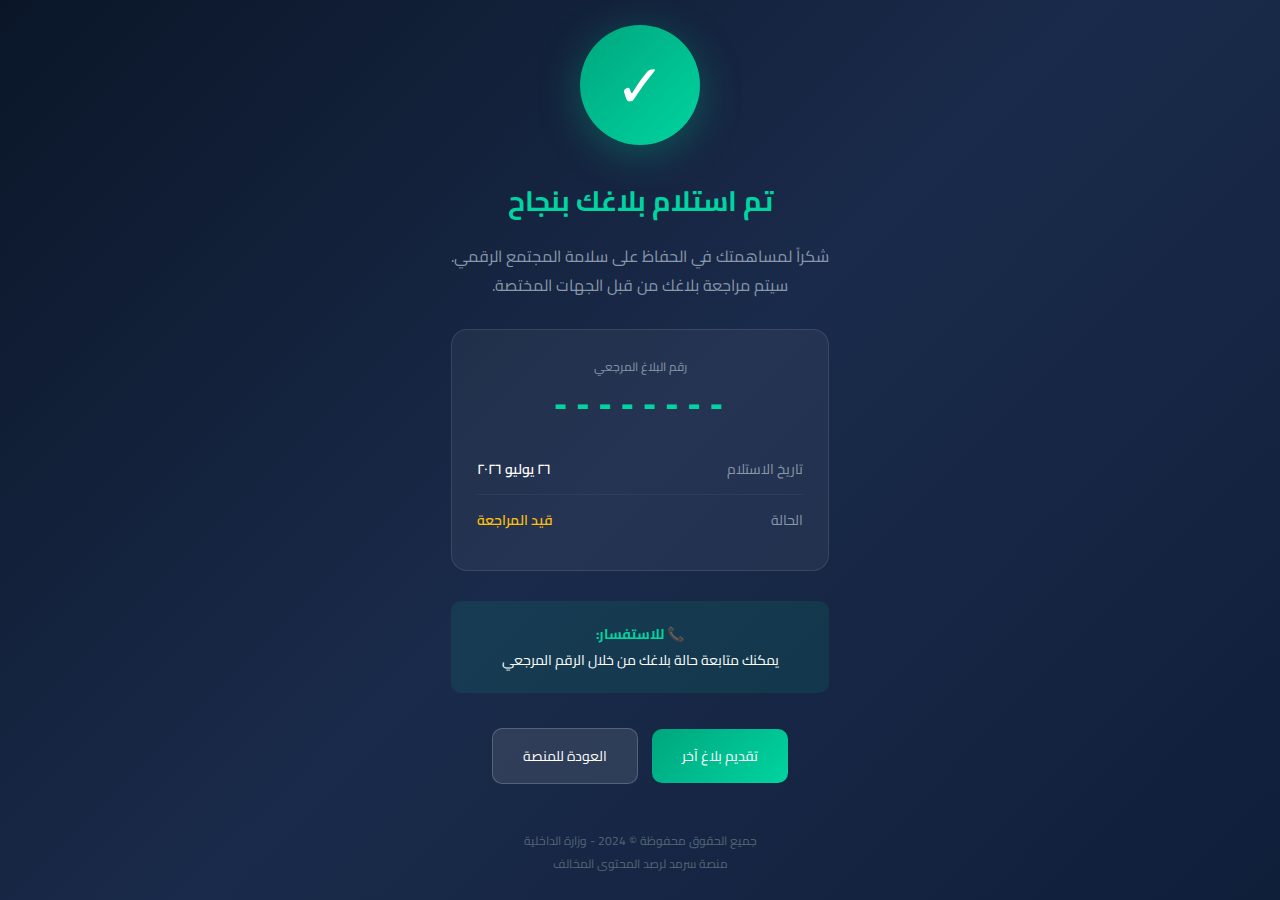
<file: sarmad/reports-portal/success.html>
<!DOCTYPE html>
<html lang="ar" dir="rtl">

<head>
    <meta charset="UTF-8">
    <meta name="viewport" content="width=device-width, initial-scale=1.0">
    <title>تم استلام البلاغ | وزارة الداخلية</title>
    <link href="https://fonts.googleapis.com/css2?family=Cairo:wght@400;600;700&display=swap" rel="stylesheet">
    <style>
        * {
            margin: 0;
            padding: 0;
            box-sizing: border-box;
        }

        body {
            font-family: 'Cairo', sans-serif;
            background: linear-gradient(135deg, #0a1628 0%, #1a2a4a 50%, #0f1f3a 100%);
            min-height: 100vh;
            color: #fff;
            display: flex;
            align-items: center;
            justify-content: center;
        }

        .container {
            max-width: 500px;
            margin: 0 auto;
            padding: 20px;
            text-align: center;
        }

        .success-icon {
            width: 120px;
            height: 120px;
            background: linear-gradient(135deg, #00a67e, #00d4a0);
            border-radius: 50%;
            display: flex;
            align-items: center;
            justify-content: center;
            font-size: 60px;
            margin: 0 auto 30px;
            box-shadow: 0 8px 40px rgba(0, 166, 126, 0.4);
            animation: pulse 2s ease-in-out infinite;
        }

        @keyframes pulse {

            0%,
            100% {
                transform: scale(1);
            }

            50% {
                transform: scale(1.05);
            }
        }

        h1 {
            font-size: 28px;
            font-weight: 700;
            color: #00d4a0;
            margin-bottom: 15px;
        }

        .message {
            color: #8899aa;
            font-size: 16px;
            line-height: 1.8;
            margin-bottom: 30px;
        }

        .ref-card {
            background: rgba(255, 255, 255, 0.05);
            border: 1px solid rgba(255, 255, 255, 0.1);
            border-radius: 16px;
            padding: 25px;
            margin-bottom: 30px;
        }

        .ref-label {
            font-size: 12px;
            color: #8899aa;
            margin-bottom: 8px;
        }

        .ref-number {
            font-size: 32px;
            font-weight: 700;
            color: #00d4a0;
            letter-spacing: 3px;
            font-family: monospace;
        }

        .info-row {
            display: flex;
            justify-content: space-between;
            padding: 12px 0;
            border-bottom: 1px solid rgba(255, 255, 255, 0.05);
            font-size: 14px;
        }

        .info-row:last-child {
            border-bottom: none;
        }

        .info-label {
            color: #8899aa;
        }

        .info-value {
            color: #fff;
            font-weight: 600;
        }

        .btn {
            display: inline-block;
            padding: 14px 30px;
            background: rgba(255, 255, 255, 0.1);
            border: 1px solid rgba(255, 255, 255, 0.2);
            border-radius: 10px;
            color: #fff;
            font-family: 'Cairo', sans-serif;
            font-size: 14px;
            text-decoration: none;
            transition: all 0.3s;
            margin: 5px;
        }

        .btn:hover {
            background: rgba(255, 255, 255, 0.15);
        }

        .btn-primary {
            background: linear-gradient(135deg, #00a67e, #00d4a0);
            border: none;
        }

        .btn-primary:hover {
            transform: translateY(-2px);
            box-shadow: 0 8px 25px rgba(0, 166, 126, 0.4);
        }

        .footer {
            margin-top: 40px;
            color: #556677;
            font-size: 12px;
        }

        .contact-info {
            margin-top: 30px;
            padding: 20px;
            background: rgba(0, 212, 160, 0.1);
            border-radius: 10px;
            font-size: 14px;
        }

        .contact-info strong {
            color: #00d4a0;
        }
    </style>
</head>

<body>
    <div class="container">
        <div class="success-icon">✓</div>

        <h1>تم استلام بلاغك بنجاح</h1>

        <p class="message">
            شكراً لمساهمتك في الحفاظ على سلامة المجتمع الرقمي.
            <br>سيتم مراجعة بلاغك من قبل الجهات المختصة.
        </p>

        <div class="ref-card">
            <div class="ref-label">رقم البلاغ المرجعي</div>
            <div class="ref-number" id="refNumber">--------</div>

            <div style="margin-top: 20px;">
                <div class="info-row">
                    <span class="info-label">تاريخ الاستلام</span>
                    <span class="info-value" id="dateValue">--/--/----</span>
                </div>
                <div class="info-row">
                    <span class="info-label">الحالة</span>
                    <span class="info-value" style="color: #ffc107;">قيد المراجعة</span>
                </div>
            </div>
        </div>

        <div class="contact-info">
            <strong>📞 للاستفسار:</strong>
            <br>يمكنك متابعة حالة بلاغك من خلال الرقم المرجعي
        </div>

        <div style="margin-top: 30px;">
            <a href="index.html" class="btn btn-primary">تقديم بلاغ آخر</a>
            <a href="http://localhost:8001" class="btn">العودة للمنصة</a>
        </div>

        <div class="footer">
            <p>جميع الحقوق محفوظة © 2024 - وزارة الداخلية</p>
            <p>منصة سرمد لرصد المحتوى المخالف</p>
        </div>
    </div>

    <script>
        // Get report ID from URL
        const params = new URLSearchParams(window.location.search);
        const reportId = params.get('id');

        if (reportId) {
            document.getElementById('refNumber').textContent = reportId;
        }

        // Set current date
        const now = new Date();
        const dateStr = now.toLocaleDateString('ar-SA', {
            year: 'numeric',
            month: 'long',
            day: 'numeric'
        });
        document.getElementById('dateValue').textContent = dateStr;
    </script>
</body>

</html>
</file>
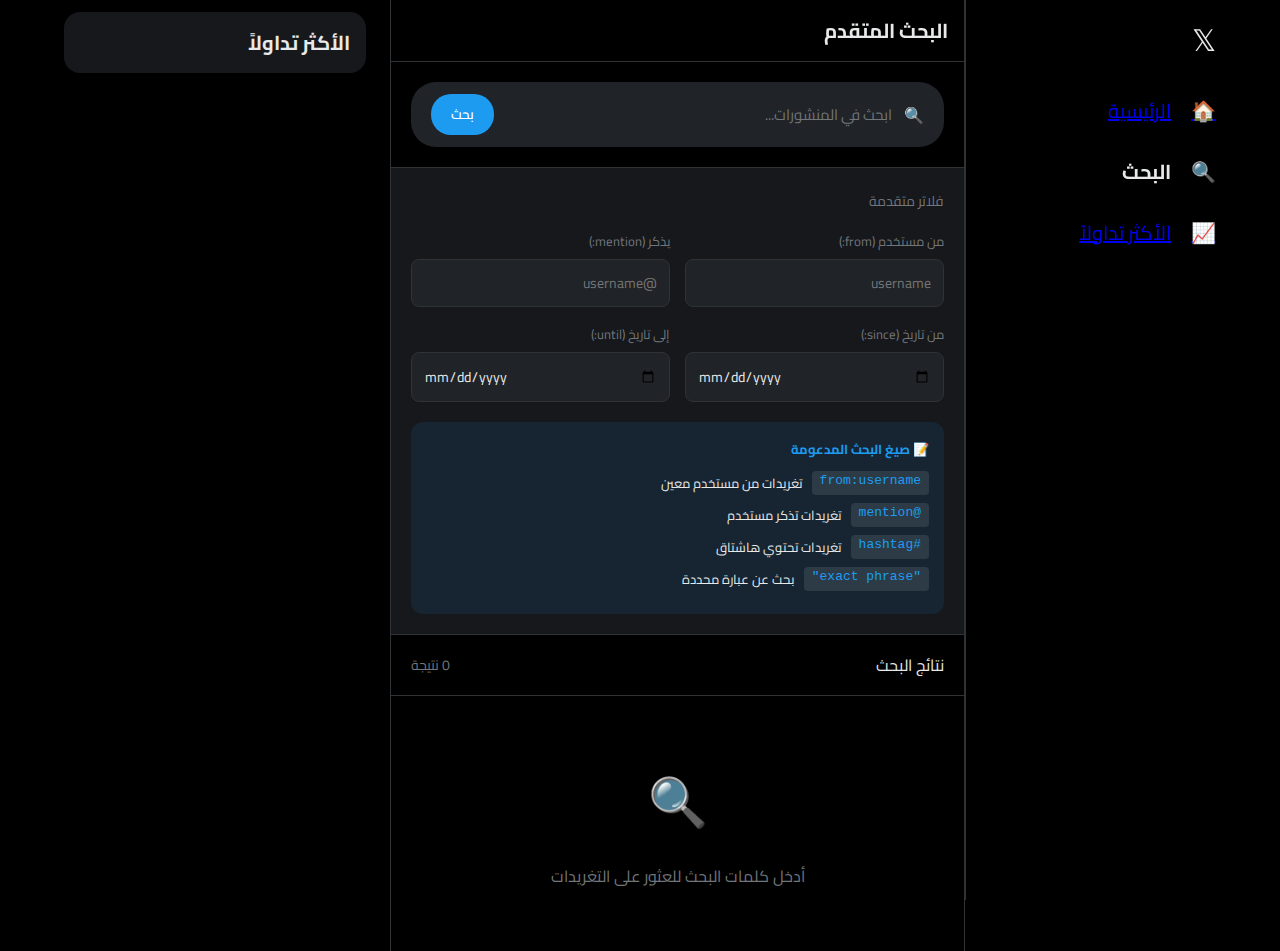
<file: sarmad/mockx/pages/search.html>
<!DOCTYPE html>
<html lang="ar" dir="rtl">

<head>
    <meta charset="UTF-8">
    <meta name="viewport" content="width=device-width, initial-scale=1.0">
    <title>البحث المتقدم | MockX</title>
    <link href="https://fonts.googleapis.com/css2?family=Cairo:wght@400;600;700&display=swap" rel="stylesheet">
    <style>
        * {
            margin: 0;
            padding: 0;
            box-sizing: border-box;
        }

        body {
            font-family: 'Cairo', sans-serif;
            background: #000;
            min-height: 100vh;
            color: #e7e9ea;
        }

        .app {
            display: flex;
            max-width: 1200px;
            margin: 0 auto;
        }

        /* Sidebar */
        .sidebar {
            width: 275px;
            padding: 0 12px;
            position: sticky;
            top: 0;
            height: 100vh;
            border-left: 1px solid #2f3336;
        }

        .logo {
            padding: 12px;
            font-size: 30px;
        }

        .nav-item {
            display: flex;
            align-items: center;
            gap: 20px;
            padding: 12px;
            border-radius: 30px;
            font-size: 20px;
            cursor: pointer;
            transition: background 0.2s;
        }

        .nav-item:hover {
            background: rgba(255, 255, 255, 0.1);
        }

        .nav-item.active {
            font-weight: 700;
        }

        /* Main */
        .main {
            flex: 1;
            border-left: 1px solid #2f3336;
            border-right: 1px solid #2f3336;
            min-height: 100vh;
        }

        .header {
            position: sticky;
            top: 0;
            background: rgba(0, 0, 0, 0.8);
            backdrop-filter: blur(12px);
            padding: 12px 16px;
            border-bottom: 1px solid #2f3336;
            z-index: 10;
        }

        .header h1 {
            font-size: 20px;
            font-weight: 700;
        }

        /* Search Box */
        .search-container {
            padding: 20px;
            border-bottom: 1px solid #2f3336;
        }

        .search-box {
            background: #202327;
            border-radius: 25px;
            padding: 12px 20px;
            display: flex;
            align-items: center;
            gap: 12px;
        }

        .search-box input {
            flex: 1;
            background: transparent;
            border: none;
            color: #e7e9ea;
            font-size: 15px;
            font-family: 'Cairo', sans-serif;
            outline: none;
        }

        .search-box input::placeholder {
            color: #71767b;
        }

        .search-btn {
            background: #1d9bf0;
            border: none;
            color: #fff;
            padding: 8px 20px;
            border-radius: 20px;
            font-family: 'Cairo', sans-serif;
            font-weight: 600;
            cursor: pointer;
        }

        .search-btn:hover {
            background: #1a8cd8;
        }

        /* Advanced Search Panel */
        .advanced-panel {
            padding: 20px;
            border-bottom: 1px solid #2f3336;
            background: #16181c;
        }

        .advanced-title {
            font-size: 14px;
            color: #71767b;
            margin-bottom: 15px;
        }

        .filters-grid {
            display: grid;
            grid-template-columns: 1fr 1fr;
            gap: 15px;
        }

        .filter-group {
            display: flex;
            flex-direction: column;
            gap: 6px;
        }

        .filter-label {
            font-size: 13px;
            color: #71767b;
        }

        .filter-input {
            background: #202327;
            border: 1px solid #2f3336;
            border-radius: 8px;
            padding: 10px 12px;
            color: #e7e9ea;
            font-family: 'Cairo', sans-serif;
            font-size: 14px;
        }

        .filter-input:focus {
            outline: none;
            border-color: #1d9bf0;
        }

        .syntax-help {
            margin-top: 20px;
            padding: 15px;
            background: rgba(29, 155, 240, 0.1);
            border-radius: 12px;
            font-size: 13px;
        }

        .syntax-help h4 {
            color: #1d9bf0;
            margin-bottom: 10px;
        }

        .syntax-item {
            display: flex;
            gap: 10px;
            margin-bottom: 8px;
        }

        .syntax-code {
            font-family: monospace;
            background: rgba(255, 255, 255, 0.1);
            padding: 2px 8px;
            border-radius: 4px;
            color: #1d9bf0;
        }

        /* Results */
        .results-header {
            padding: 15px 20px;
            border-bottom: 1px solid #2f3336;
            display: flex;
            justify-content: space-between;
            align-items: center;
        }

        .results-count {
            color: #71767b;
            font-size: 14px;
        }

        .tweet {
            padding: 16px;
            border-bottom: 1px solid #2f3336;
            display: flex;
            gap: 12px;
            cursor: pointer;
            transition: background 0.2s;
        }

        .tweet:hover {
            background: rgba(255, 255, 255, 0.03);
        }

        .tweet-avatar {
            width: 48px;
            height: 48px;
            border-radius: 50%;
            background: #1d9bf0;
            display: flex;
            align-items: center;
            justify-content: center;
            font-size: 20px;
        }

        .tweet-content {
            flex: 1;
        }

        .tweet-header {
            display: flex;
            gap: 6px;
            align-items: center;
            margin-bottom: 4px;
        }

        .tweet-name {
            font-weight: 700;
            font-size: 15px;
        }

        .tweet-username {
            color: #71767b;
            font-size: 15px;
        }

        .tweet-time {
            color: #71767b;
            font-size: 15px;
        }

        .tweet-text {
            font-size: 15px;
            line-height: 1.4;
            margin-bottom: 12px;
        }

        .tweet-text mark {
            background: rgba(29, 155, 240, 0.3);
            color: inherit;
            padding: 0 2px;
            border-radius: 2px;
        }

        .tweet-actions {
            display: flex;
            gap: 40px;
            color: #71767b;
            font-size: 13px;
        }

        .tweet-action {
            display: flex;
            align-items: center;
            gap: 8px;
            cursor: pointer;
        }

        .tweet-action:hover {
            color: #1d9bf0;
        }

        .violation-badge {
            background: rgba(244, 33, 46, 0.2);
            color: #f4212e;
            font-size: 12px;
            padding: 2px 8px;
            border-radius: 4px;
            margin-right: 8px;
        }

        /* Sidebar Right */
        .sidebar-right {
            width: 350px;
            padding: 12px 24px;
        }

        .trending-box {
            background: #16181c;
            border-radius: 16px;
            overflow: hidden;
        }

        .trending-header {
            padding: 12px 16px;
            font-size: 20px;
            font-weight: 700;
        }

        .trend-item {
            padding: 12px 16px;
            cursor: pointer;
        }

        .trend-item:hover {
            background: rgba(255, 255, 255, 0.03);
        }

        .trend-category {
            font-size: 13px;
            color: #71767b;
        }

        .trend-name {
            font-weight: 700;
            margin: 4px 0;
        }

        .trend-count {
            font-size: 13px;
            color: #71767b;
        }

        /* Loading */
        .loading {
            text-align: center;
            padding: 40px;
            color: #71767b;
        }

        .spinner {
            width: 30px;
            height: 30px;
            border: 3px solid #2f3336;
            border-top-color: #1d9bf0;
            border-radius: 50%;
            animation: spin 1s linear infinite;
            margin: 0 auto 15px;
        }

        @keyframes spin {
            to {
                transform: rotate(360deg);
            }
        }

        .empty {
            text-align: center;
            padding: 60px 20px;
            color: #71767b;
        }

        .empty-icon {
            font-size: 48px;
            margin-bottom: 15px;
        }
    </style>
</head>

<body>
    <div class="app">
        <!-- Sidebar -->
        <aside class="sidebar">
            <div class="logo">𝕏</div>
            <nav>
                <a href="../index.html" class="nav-item">
                    <span>🏠</span> الرئيسية
                </a>
                <div class="nav-item active">
                    <span>🔍</span> البحث
                </div>
                <a href="trends.html" class="nav-item">
                    <span>📈</span> الأكثر تداولاً
                </a>
            </nav>
        </aside>

        <!-- Main Content -->
        <main class="main">
            <div class="header">
                <h1>البحث المتقدم</h1>
            </div>

            <!-- Search Box -->
            <div class="search-container">
                <div class="search-box">
                    <span>🔍</span>
                    <input type="text" id="searchInput" placeholder="ابحث في المنشورات...">
                    <button class="search-btn" onclick="performSearch()">بحث</button>
                </div>
            </div>

            <!-- Advanced Filters -->
            <div class="advanced-panel">
                <div class="advanced-title">فلاتر متقدمة</div>
                <div class="filters-grid">
                    <div class="filter-group">
                        <label class="filter-label">من مستخدم (from:)</label>
                        <input type="text" class="filter-input" id="filterFrom" placeholder="username">
                    </div>
                    <div class="filter-group">
                        <label class="filter-label">يذكر (mention:)</label>
                        <input type="text" class="filter-input" id="filterMention" placeholder="@username">
                    </div>
                    <div class="filter-group">
                        <label class="filter-label">من تاريخ (since:)</label>
                        <input type="date" class="filter-input" id="filterSince">
                    </div>
                    <div class="filter-group">
                        <label class="filter-label">إلى تاريخ (until:)</label>
                        <input type="date" class="filter-input" id="filterUntil">
                    </div>
                </div>

                <div class="syntax-help">
                    <h4>📝 صيغ البحث المدعومة</h4>
                    <div class="syntax-item">
                        <code class="syntax-code">from:username</code>
                        <span>تغريدات من مستخدم معين</span>
                    </div>
                    <div class="syntax-item">
                        <code class="syntax-code">@mention</code>
                        <span>تغريدات تذكر مستخدم</span>
                    </div>
                    <div class="syntax-item">
                        <code class="syntax-code">#hashtag</code>
                        <span>تغريدات تحتوي هاشتاق</span>
                    </div>
                    <div class="syntax-item">
                        <code class="syntax-code">"exact phrase"</code>
                        <span>بحث عن عبارة محددة</span>
                    </div>
                </div>
            </div>

            <!-- Results -->
            <div class="results-header">
                <span>نتائج البحث</span>
                <span class="results-count" id="resultsCount">0 نتيجة</span>
            </div>

            <div id="resultsList">
                <div class="empty">
                    <div class="empty-icon">🔍</div>
                    <p>أدخل كلمات البحث للعثور على التغريدات</p>
                </div>
            </div>
        </main>

        <!-- Right Sidebar -->
        <aside class="sidebar-right">
            <div class="trending-box">
                <div class="trending-header">الأكثر تداولاً</div>
                <div id="trendsList"></div>
            </div>
        </aside>
    </div>

    <script>
        const API_BASE = 'http://localhost:8001';

        // Load trends on page load
        document.addEventListener('DOMContentLoaded', loadTrends);

        // Search on Enter
        document.getElementById('searchInput').addEventListener('keypress', (e) => {
            if (e.key === 'Enter') performSearch();
        });

        async function loadTrends() {
            try {
                const response = await fetch(`${API_BASE}/api/v2/trends`);
                const data = await response.json();
                renderTrends(data.data || []);
            } catch (error) {
                console.error('Error loading trends:', error);
            }
        }

        function renderTrends(trends) {
            const container = document.getElementById('trendsList');
            container.innerHTML = trends.slice(0, 5).map(trend => `
                <div class="trend-item" onclick="searchByHashtag('${trend.tag}')">
                    <div class="trend-category">ترند في السعودية</div>
                    <div class="trend-name">#${trend.tag}</div>
                    <div class="trend-count">${trend.count} تغريدة</div>
                </div>
            `).join('');
        }

        function searchByHashtag(tag) {
            document.getElementById('searchInput').value = `#${tag}`;
            performSearch();
        }

        async function performSearch() {
            const query = document.getElementById('searchInput').value.trim();
            const fromUser = document.getElementById('filterFrom').value.trim();
            const mention = document.getElementById('filterMention').value.trim();
            const since = document.getElementById('filterSince').value;
            const until = document.getElementById('filterUntil').value;

            if (!query && !fromUser && !mention) {
                alert('الرجاء إدخال كلمات البحث');
                return;
            }

            const container = document.getElementById('resultsList');
            container.innerHTML = `
                <div class="loading">
                    <div class="spinner"></div>
                    جاري البحث...
                </div>
            `;

            try {
                // Build search query
                let searchQuery = query;

                // Add advanced filters to query
                if (fromUser) searchQuery += ` from:${fromUser}`;
                if (mention) searchQuery += ` @${mention}`;

                // Build URL with params
                let url = `${API_BASE}/api/v2/tweets/search?query=${encodeURIComponent(searchQuery)}`;
                if (since) url += `&start_time=${since}T00:00:00Z`;
                if (until) url += `&end_time=${until}T23:59:59Z`;

                const response = await fetch(url);
                const data = await response.json();

                renderResults(data.data || [], query);
            } catch (error) {
                console.error('Error searching:', error);
                container.innerHTML = `
                    <div class="empty">
                        <div class="empty-icon">⚠️</div>
                        <p>حدث خطأ أثناء البحث</p>
                    </div>
                `;
            }
        }

        function renderResults(tweets, query) {
            const container = document.getElementById('resultsList');
            const countEl = document.getElementById('resultsCount');

            countEl.textContent = `${tweets.length} نتيجة`;

            if (tweets.length === 0) {
                container.innerHTML = `
                    <div class="empty">
                        <div class="empty-icon">😕</div>
                        <p>لم يتم العثور على نتائج</p>
                    </div>
                `;
                return;
            }

            container.innerHTML = tweets.map(tweet => {
                // Highlight query in text
                let text = tweet.text || '';
                if (query) {
                    const regex = new RegExp(`(${query})`, 'gi');
                    text = text.replace(regex, '<mark>$1</mark>');
                }

                const hasViolation = tweet.is_source || tweet.violation_related;

                return `
                    <div class="tweet">
                        <div class="tweet-avatar">👤</div>
                        <div class="tweet-content">
                            <div class="tweet-header">
                                ${hasViolation ? '<span class="violation-badge">🚨 مرتبط بمخالفة</span>' : ''}
                                <span class="tweet-name">${tweet.author?.name || 'مستخدم'}</span>
                                <span class="tweet-username">${tweet.author?.username || '@user'}</span>
                                <span class="tweet-time">· ${formatTime(tweet.created_at)}</span>
                            </div>
                            <div class="tweet-text">${text}</div>
                            <div class="tweet-actions">
                                <span class="tweet-action">💬 ${tweet.public_metrics?.reply_count || 0}</span>
                                <span class="tweet-action">🔄 ${tweet.public_metrics?.retweet_count || 0}</span>
                                <span class="tweet-action">❤️ ${tweet.public_metrics?.like_count || 0}</span>
                            </div>
                        </div>
                    </div>
                `;
            }).join('');
        }

        function formatTime(isoString) {
            if (!isoString) return '';
            const date = new Date(isoString);
            return date.toLocaleTimeString('en-US', { hour: '2-digit', minute: '2-digit', hour12: false });
        }
    </script>
</body>

</html>
</file>
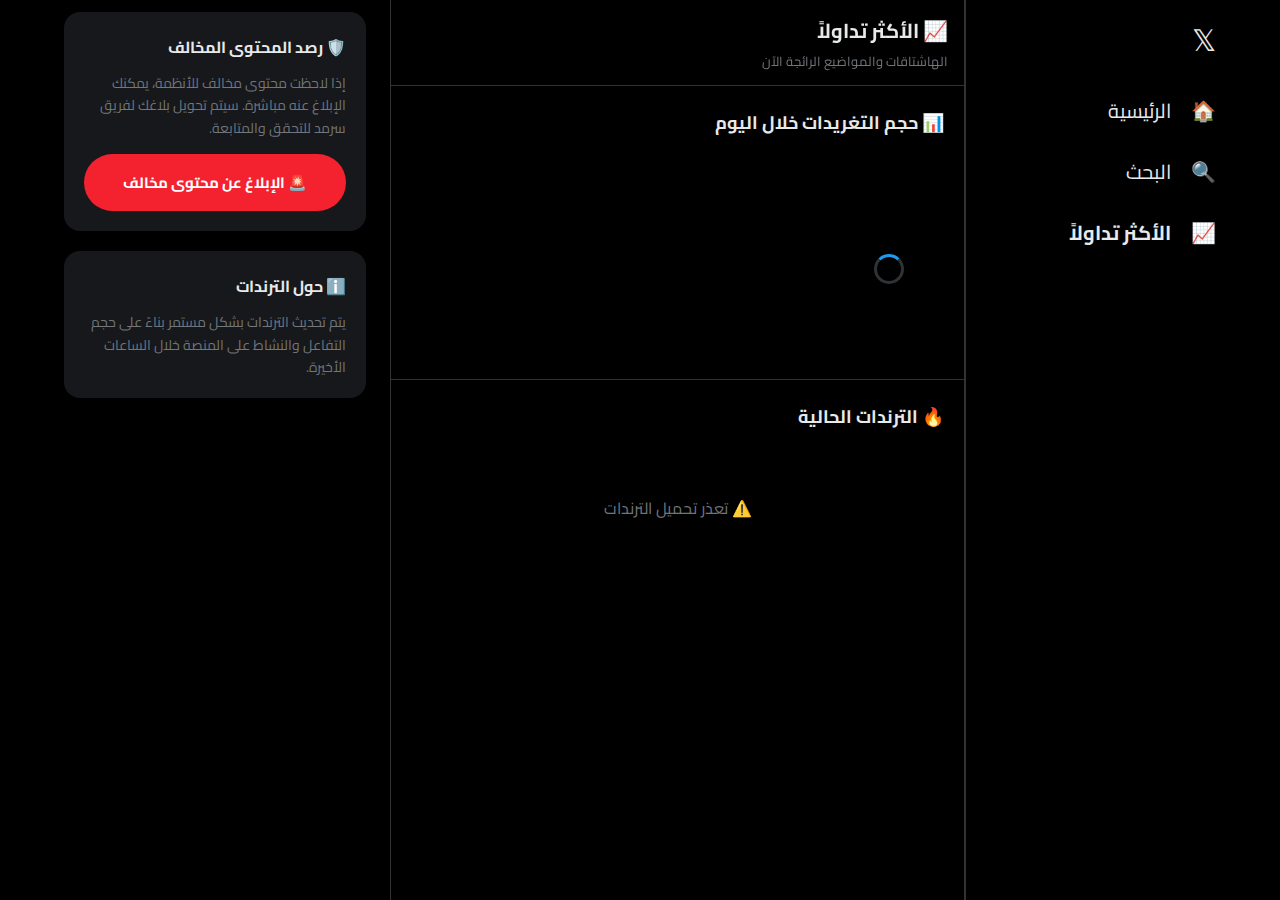
<file: sarmad/mockx/pages/trends.html>
<!DOCTYPE html>
<html lang="ar" dir="rtl">

<head>
    <meta charset="UTF-8">
    <meta name="viewport" content="width=device-width, initial-scale=1.0">
    <title>الأكثر تداولاً | MockX</title>
    <link href="https://fonts.googleapis.com/css2?family=Cairo:wght@400;600;700&display=swap" rel="stylesheet">
    <style>
        * {
            margin: 0;
            padding: 0;
            box-sizing: border-box;
        }

        body {
            font-family: 'Cairo', sans-serif;
            background: #000;
            min-height: 100vh;
            color: #e7e9ea;
        }

        .app {
            display: flex;
            max-width: 1200px;
            margin: 0 auto;
        }

        /* Sidebar */
        .sidebar {
            width: 275px;
            padding: 0 12px;
            position: sticky;
            top: 0;
            height: 100vh;
            border-left: 1px solid #2f3336;
        }

        .logo {
            padding: 12px;
            font-size: 30px;
        }

        .nav-item {
            display: flex;
            align-items: center;
            gap: 20px;
            padding: 12px;
            border-radius: 30px;
            font-size: 20px;
            cursor: pointer;
            transition: background 0.2s;
            text-decoration: none;
            color: inherit;
        }

        .nav-item:hover {
            background: rgba(255, 255, 255, 0.1);
        }

        .nav-item.active {
            font-weight: 700;
        }

        /* Main */
        .main {
            flex: 1;
            border-left: 1px solid #2f3336;
            border-right: 1px solid #2f3336;
            min-height: 100vh;
        }

        .header {
            position: sticky;
            top: 0;
            background: rgba(0, 0, 0, 0.8);
            backdrop-filter: blur(12px);
            padding: 12px 16px;
            border-bottom: 1px solid #2f3336;
            z-index: 10;
        }

        .header h1 {
            font-size: 20px;
            font-weight: 700;
        }

        .header p {
            font-size: 13px;
            color: #71767b;
        }

        /* Trends Grid */
        .trends-container {
            padding: 20px;
        }

        .trends-grid {
            display: grid;
            grid-template-columns: repeat(auto-fill, minmax(280px, 1fr));
            gap: 16px;
        }

        .trend-card {
            background: #16181c;
            border-radius: 16px;
            padding: 20px;
            cursor: pointer;
            transition: all 0.2s;
            border: 1px solid transparent;
        }

        .trend-card:hover {
            background: #1c1f23;
            border-color: #2f3336;
        }

        .trend-rank {
            display: flex;
            align-items: center;
            justify-content: space-between;
            margin-bottom: 10px;
        }

        .rank-number {
            font-size: 24px;
            font-weight: 700;
            color: #1d9bf0;
        }

        .rank-badge {
            font-size: 12px;
            color: #71767b;
        }

        .trend-tag {
            font-size: 18px;
            font-weight: 700;
            margin-bottom: 8px;
            color: #e7e9ea;
        }

        .trend-stats {
            display: flex;
            gap: 20px;
            font-size: 13px;
            color: #71767b;
        }

        .trend-stat {
            display: flex;
            align-items: center;
            gap: 6px;
        }

        /* Chart Section */
        .chart-section {
            padding: 20px;
            border-bottom: 1px solid #2f3336;
        }

        .section-title {
            font-size: 18px;
            font-weight: 700;
            margin-bottom: 20px;
        }

        .chart-container {
            height: 200px;
            display: flex;
            align-items: flex-end;
            gap: 4px;
            padding: 20px 0;
        }

        .chart-bar {
            flex: 1;
            background: linear-gradient(180deg, #1d9bf0, #0f7abf);
            border-radius: 4px 4px 0 0;
            min-height: 4px;
            position: relative;
        }

        .chart-label {
            text-align: center;
            font-size: 11px;
            color: #71767b;
            margin-top: 8px;
        }

        /* Top Tweets */
        .top-tweets {
            padding: 20px;
        }

        .tweet {
            padding: 16px;
            border-bottom: 1px solid #2f3336;
            display: flex;
            gap: 12px;
            cursor: pointer;
            transition: background 0.2s;
        }

        .tweet:hover {
            background: rgba(255, 255, 255, 0.03);
        }

        .tweet-avatar {
            width: 48px;
            height: 48px;
            border-radius: 50%;
            background: #1d9bf0;
            display: flex;
            align-items: center;
            justify-content: center;
            font-size: 20px;
        }

        .tweet-content {
            flex: 1;
        }

        .tweet-header {
            display: flex;
            gap: 6px;
            align-items: center;
            margin-bottom: 4px;
        }

        .tweet-name {
            font-weight: 700;
            font-size: 15px;
        }

        .tweet-username {
            color: #71767b;
            font-size: 15px;
        }

        .tweet-text {
            font-size: 15px;
            line-height: 1.4;
            margin-bottom: 12px;
        }

        .tweet-actions {
            display: flex;
            gap: 40px;
            color: #71767b;
            font-size: 13px;
        }

        .violation-badge {
            background: rgba(244, 33, 46, 0.2);
            color: #f4212e;
            font-size: 12px;
            padding: 2px 8px;
            border-radius: 4px;
            margin-right: 8px;
        }

        /* Sidebar Right */
        .sidebar-right {
            width: 350px;
            padding: 12px 24px;
        }

        .info-box {
            background: #16181c;
            border-radius: 16px;
            padding: 20px;
            margin-bottom: 20px;
        }

        .info-title {
            font-weight: 700;
            margin-bottom: 10px;
        }

        .info-text {
            font-size: 14px;
            color: #71767b;
            line-height: 1.6;
        }

        .report-btn {
            display: block;
            width: 100%;
            padding: 14px;
            background: #f4212e;
            color: #fff;
            border: none;
            border-radius: 30px;
            font-family: 'Cairo', sans-serif;
            font-size: 15px;
            font-weight: 700;
            cursor: pointer;
            text-align: center;
            text-decoration: none;
            margin-top: 15px;
        }

        .report-btn:hover {
            background: #dc1d29;
        }

        /* Loading */
        .loading {
            text-align: center;
            padding: 40px;
            color: #71767b;
        }

        .spinner {
            width: 30px;
            height: 30px;
            border: 3px solid #2f3336;
            border-top-color: #1d9bf0;
            border-radius: 50%;
            animation: spin 1s linear infinite;
            margin: 0 auto 15px;
        }

        @keyframes spin {
            to {
                transform: rotate(360deg);
            }
        }
    </style>
</head>

<body>
    <div class="app">
        <!-- Sidebar -->
        <aside class="sidebar">
            <div class="logo">𝕏</div>
            <nav>
                <a href="../index.html" class="nav-item">
                    <span>🏠</span> الرئيسية
                </a>
                <a href="search.html" class="nav-item">
                    <span>🔍</span> البحث
                </a>
                <div class="nav-item active">
                    <span>📈</span> الأكثر تداولاً
                </div>
            </nav>
        </aside>

        <!-- Main Content -->
        <main class="main">
            <div class="header">
                <h1>📈 الأكثر تداولاً</h1>
                <p>الهاشتاقات والمواضيع الرائجة الآن</p>
            </div>

            <!-- Volume Chart -->
            <div class="chart-section">
                <h2 class="section-title">📊 حجم التغريدات خلال اليوم</h2>
                <div class="chart-container" id="chartContainer">
                    <div class="loading">
                        <div class="spinner"></div>
                    </div>
                </div>
            </div>

            <!-- Trends Grid -->
            <div class="trends-container">
                <h2 class="section-title">🔥 الترندات الحالية</h2>
                <div class="trends-grid" id="trendsGrid">
                    <div class="loading">
                        <div class="spinner"></div>
                        جاري تحميل الترندات...
                    </div>
                </div>
            </div>

            <!-- Top Tweets for Selected Trend -->
            <div class="top-tweets" id="topTweets" style="display:none;">
                <h2 class="section-title" id="tweetsSectionTitle">تغريدات الترند</h2>
                <div id="tweetsList"></div>
            </div>
        </main>

        <!-- Right Sidebar -->
        <aside class="sidebar-right">
            <div class="info-box">
                <div class="info-title">🛡️ رصد المحتوى المخالف</div>
                <div class="info-text">
                    إذا لاحظت محتوى مخالف للأنظمة، يمكنك الإبلاغ عنه مباشرة.
                    سيتم تحويل بلاغك لفريق سرمد للتحقق والمتابعة.
                </div>
                <a href="../../reports-portal/index.html" class="report-btn">
                    🚨 الإبلاغ عن محتوى مخالف
                </a>
            </div>

            <div class="info-box">
                <div class="info-title">ℹ️ حول الترندات</div>
                <div class="info-text">
                    يتم تحديث الترندات بشكل مستمر بناءً على حجم التفاعل
                    والنشاط على المنصة خلال الساعات الأخيرة.
                </div>
            </div>
        </aside>
    </div>

    <script>
        const API_BASE = 'http://localhost:8001';
        let allTrends = [];

        // Load data on page load
        document.addEventListener('DOMContentLoaded', () => {
            loadTrends();
            loadVolume();
        });

        async function loadTrends() {
            try {
                const response = await fetch(`${API_BASE}/api/v2/trends`);
                const data = await response.json();
                allTrends = data.data || [];
                renderTrends(allTrends);
            } catch (error) {
                console.error('Error loading trends:', error);
                document.getElementById('trendsGrid').innerHTML = `
                    <div class="loading">⚠️ تعذر تحميل الترندات</div>
                `;
            }
        }

        async function loadVolume() {
            try {
                const response = await fetch(`${API_BASE}/api/v2/volume`);
                const data = await response.json();
                renderChart(data.data || []);
            } catch (error) {
                console.error('Error loading volume:', error);
            }
        }

        function renderTrends(trends) {
            const container = document.getElementById('trendsGrid');

            if (!trends || trends.length === 0) {
                container.innerHTML = '<p style="color:#71767b">لا توجد ترندات حالياً</p>';
                return;
            }

            container.innerHTML = trends.map((trend, index) => `
                <div class="trend-card" onclick="showTrendTweets('${trend.tag}')">
                    <div class="trend-rank">
                        <span class="rank-number">${index + 1}</span>
                        <span class="rank-badge">ترند في السعودية</span>
                    </div>
                    <div class="trend-tag">#${trend.tag}</div>
                    <div class="trend-stats">
                        <span class="trend-stat">🐦 ${trend.count} تغريدة</span>
                    </div>
                </div>
            `).join('');
        }

        function renderChart(data) {
            const container = document.getElementById('chartContainer');
            const maxCount = Math.max(...data.map(d => d.count), 1);

            container.innerHTML = data.map(d => `
                <div style="flex:1;display:flex;flex-direction:column;align-items:center;">
                    <div class="chart-bar" style="height:${(d.count / maxCount) * 160}px"></div>
                    <span class="chart-label">${d.hour}</span>
                </div>
            `).join('');
        }

        async function showTrendTweets(tag) {
            const section = document.getElementById('topTweets');
            const title = document.getElementById('tweetsSectionTitle');
            const list = document.getElementById('tweetsList');

            section.style.display = 'block';
            title.textContent = `تغريدات #${tag}`;
            list.innerHTML = `
                <div class="loading">
                    <div class="spinner"></div>
                    جاري تحميل التغريدات...
                </div>
            `;

            // Scroll to tweets section
            section.scrollIntoView({ behavior: 'smooth' });

            try {
                const response = await fetch(`${API_BASE}/api/v2/tweets/search?query=%23${tag}&limit=20`);
                const data = await response.json();
                renderTweets(data.data || []);
            } catch (error) {
                console.error('Error loading tweets:', error);
                list.innerHTML = `<div class="loading">⚠️ تعذر تحميل التغريدات</div>`;
            }
        }

        function renderTweets(tweets) {
            const container = document.getElementById('tweetsList');

            if (!tweets || tweets.length === 0) {
                container.innerHTML = `<div class="loading">لا توجد تغريدات</div>`;
                return;
            }

            container.innerHTML = tweets.map(tweet => {
                const hasViolation = tweet.is_source || tweet.violation_related;
                return `
                    <div class="tweet">
                        <div class="tweet-avatar">👤</div>
                        <div class="tweet-content">
                            <div class="tweet-header">
                                ${hasViolation ? '<span class="violation-badge">🚨 مخالفة</span>' : ''}
                                <span class="tweet-name">${tweet.author?.name || 'مستخدم'}</span>
                                <span class="tweet-username">${tweet.author?.username || '@user'}</span>
                            </div>
                            <div class="tweet-text">${tweet.text || ''}</div>
                            <div class="tweet-actions">
                                <span>💬 ${tweet.public_metrics?.reply_count || 0}</span>
                                <span>🔄 ${tweet.public_metrics?.retweet_count || 0}</span>
                                <span>❤️ ${tweet.public_metrics?.like_count || 0}</span>
                            </div>
                        </div>
                    </div>
                `;
            }).join('');
        }
    </script>
</body>

</html>
</file>
